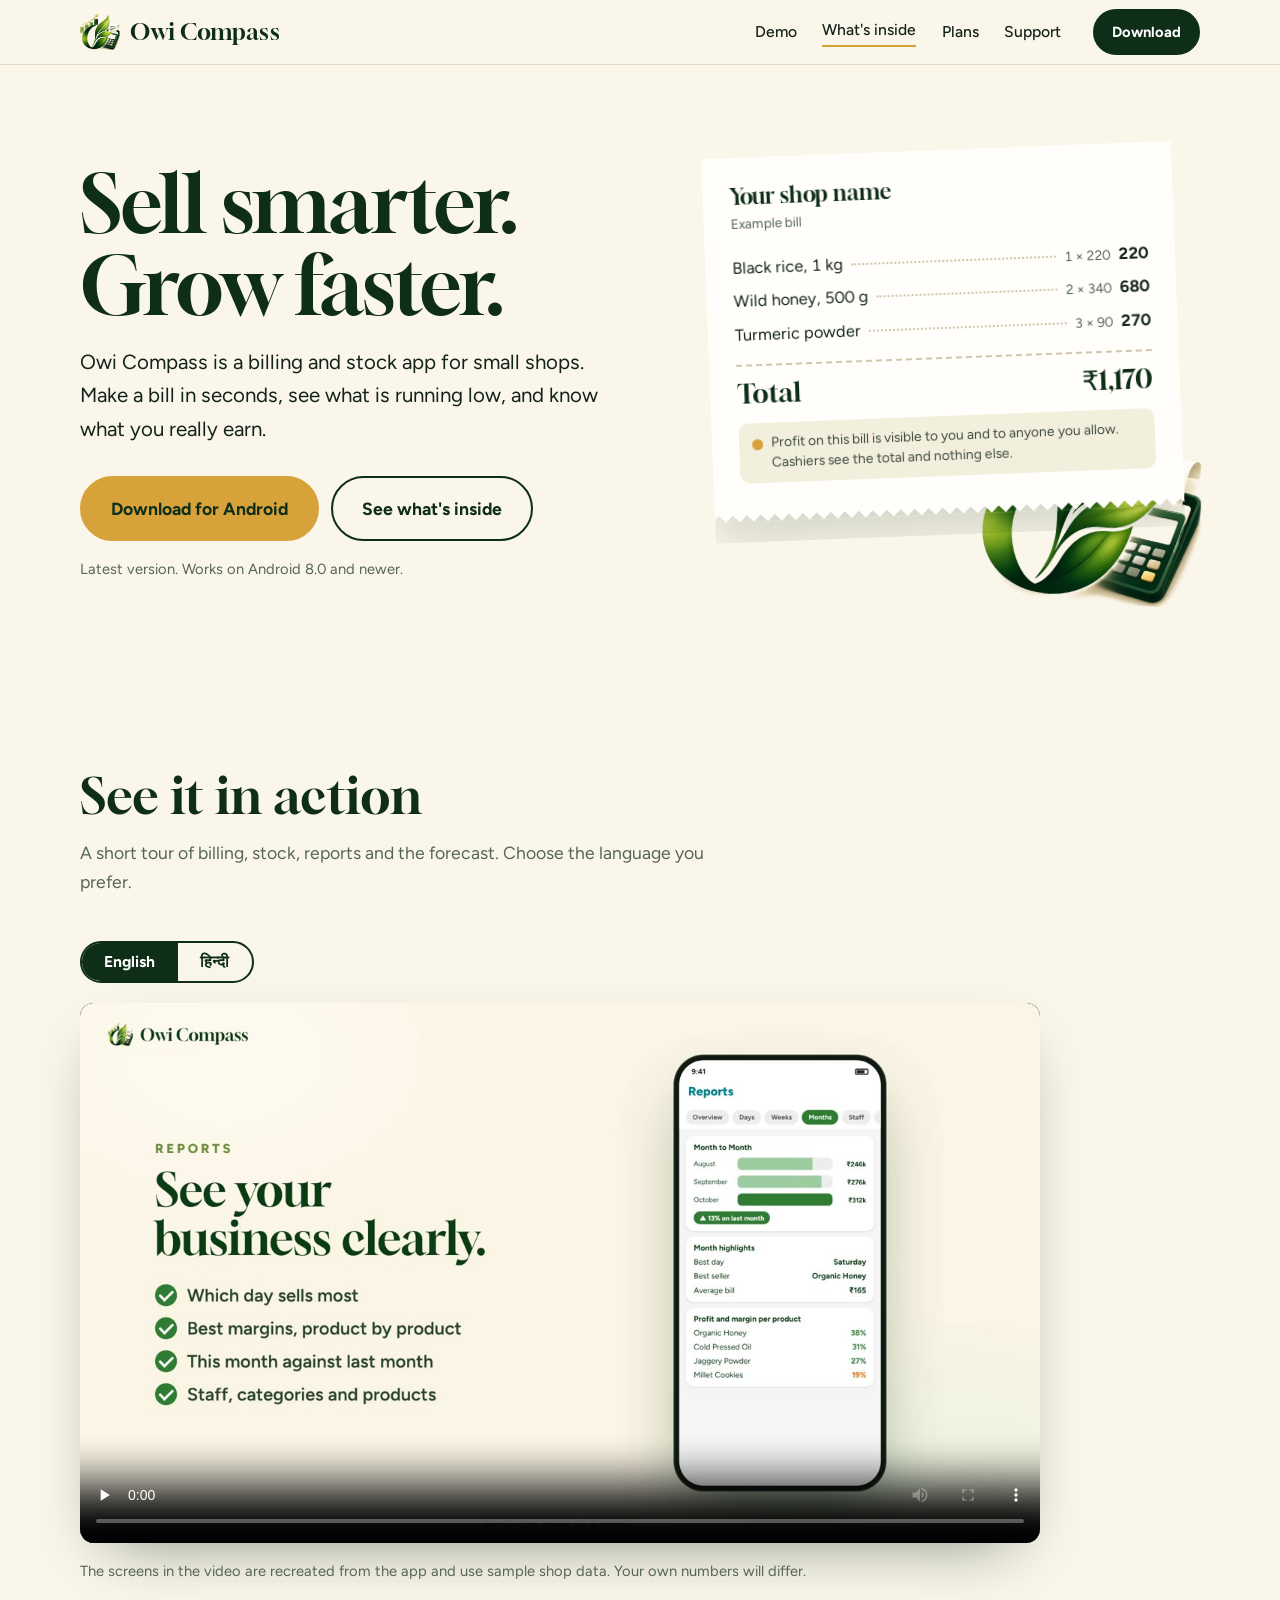
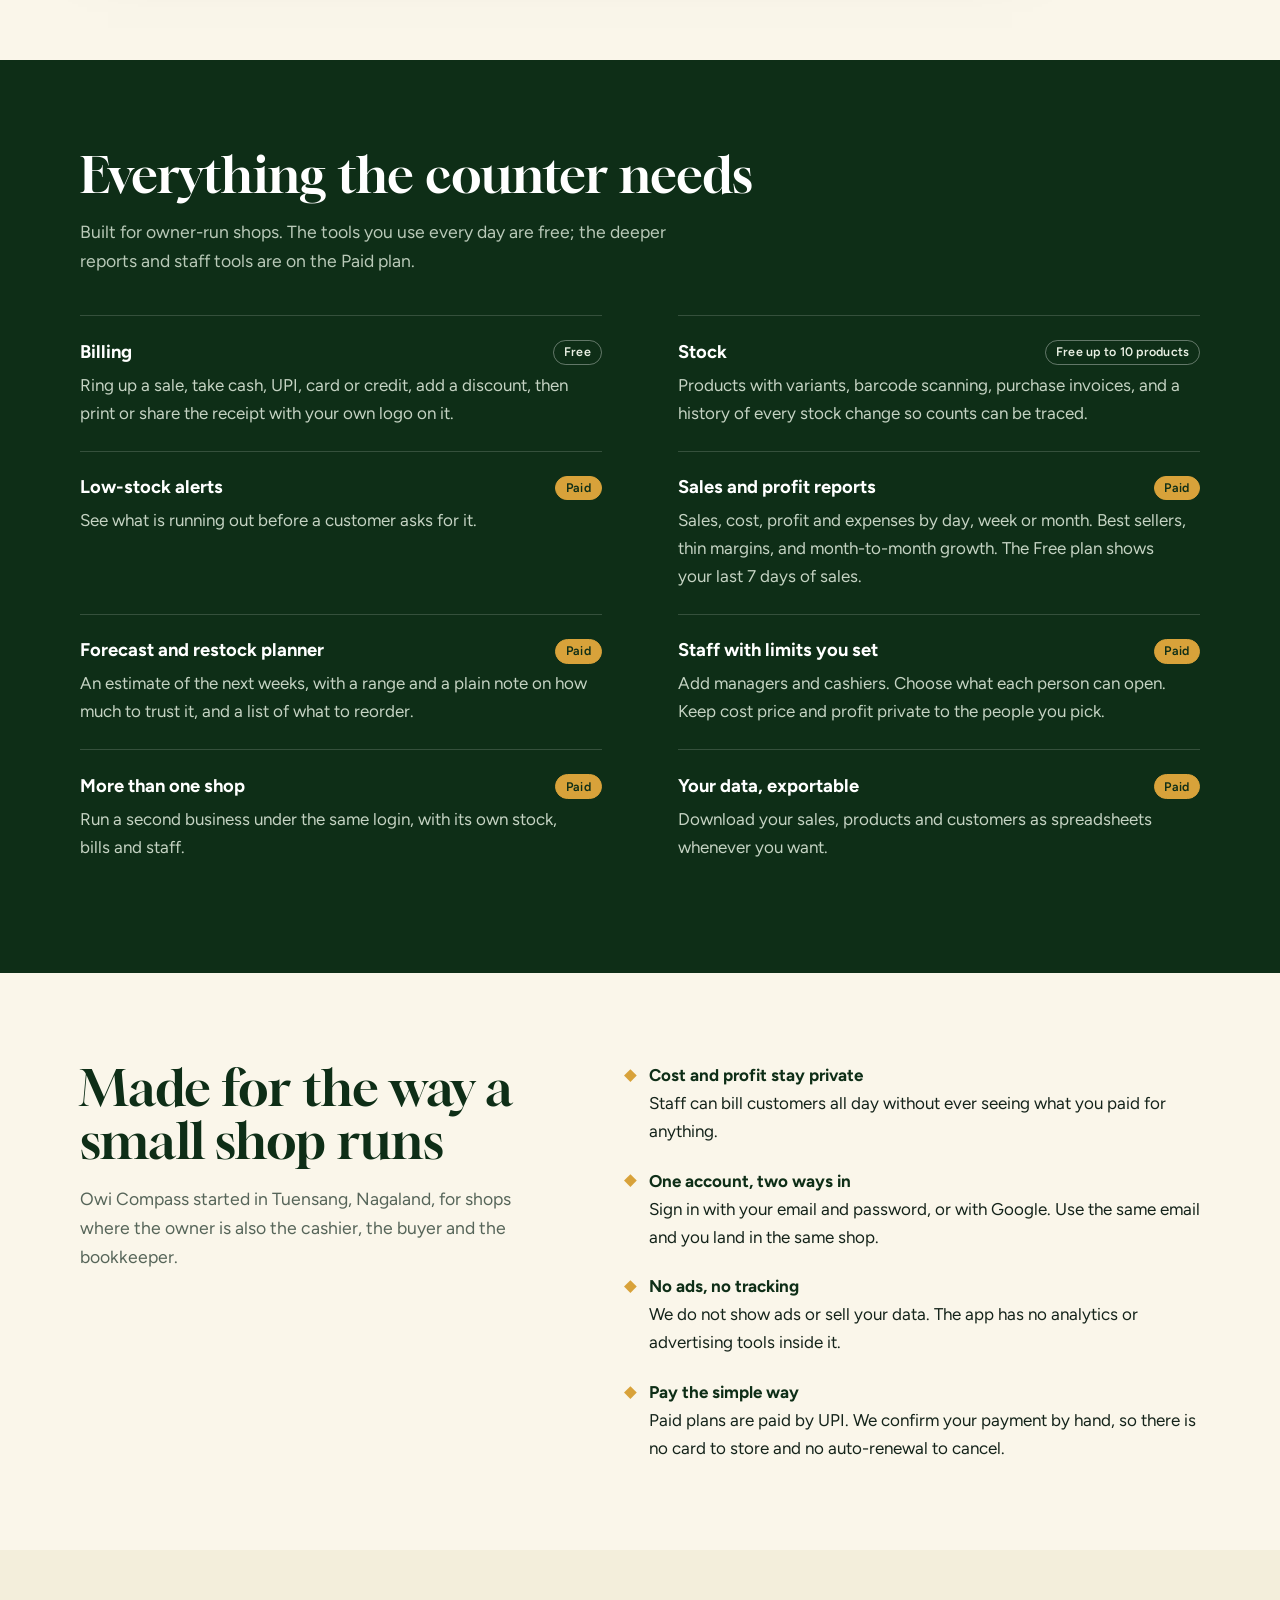
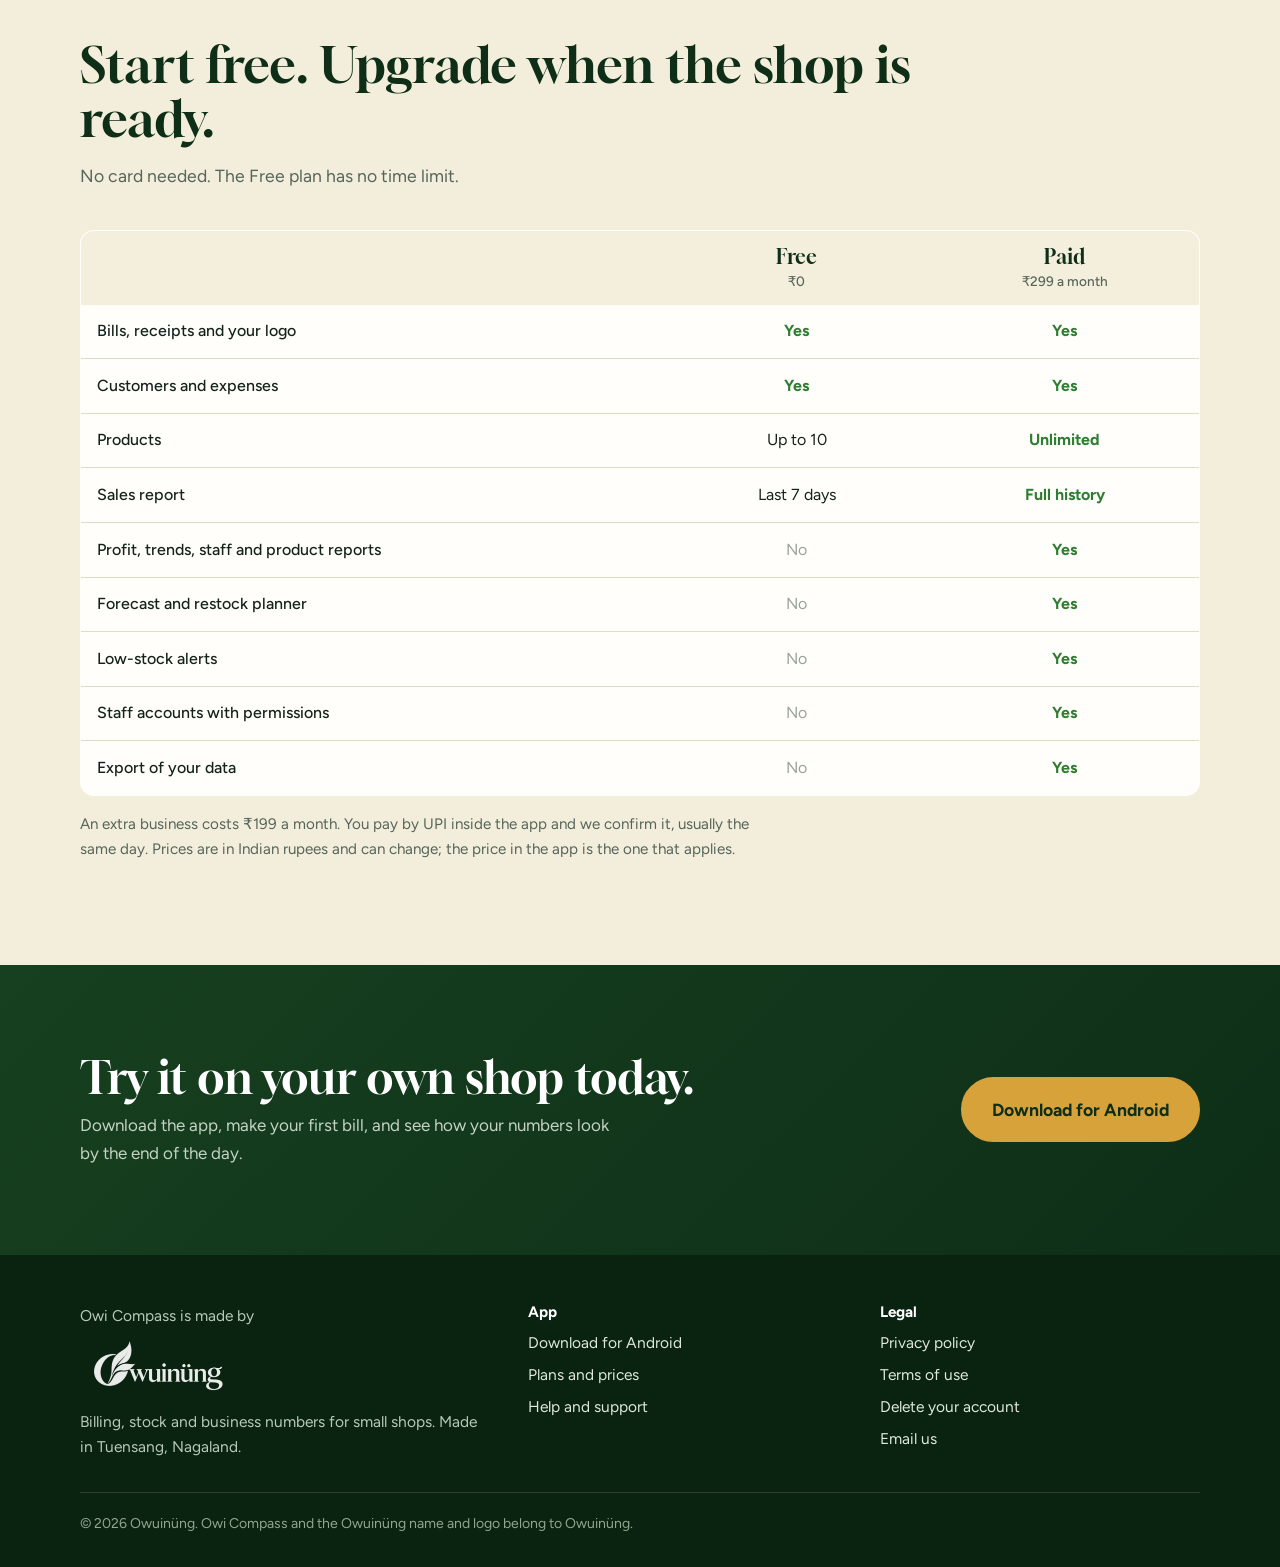
<file: index.html>
<!doctype html>
<html lang="en">
<head>
<meta charset="utf-8">
<meta name="viewport" content="width=device-width,initial-scale=1">
<title>Owi Compass: billing, stock and reports for small shops</title>
<meta name="description" content="Owi Compass is an Android app for small shops. Make bills, track stock, see sales and profit, and plan what to restock. Made by Owuinüng in Nagaland.">
<meta name="theme-color" content="#0e2e17">
<link rel="canonical" href="https://owuinung-spec.github.io/index.html">
<link rel="icon" type="image/png" sizes="32x32" href="assets/img/favicon-32.png">
<link rel="apple-touch-icon" href="assets/img/apple-touch-icon.png">
<meta property="og:type" content="website">
<meta property="og:site_name" content="Owi Compass">
<meta property="og:title" content="Owi Compass: billing, stock and reports for small shops">
<meta property="og:description" content="Owi Compass is an Android app for small shops. Make bills, track stock, see sales and profit, and plan what to restock. Made by Owuinüng in Nagaland.">
<meta property="og:url" content="https://owuinung-spec.github.io/index.html">
<meta property="og:image" content="https://owuinung-spec.github.io/assets/img/og-image.png">
<meta name="twitter:card" content="summary_large_image">
<link rel="preload" href="assets/fonts/gloock-latin-400-normal.woff2" as="font" type="font/woff2" crossorigin>
<link rel="stylesheet" href="assets/css/site.css">
<script type="application/ld+json">
{"@context":"https://schema.org","@type":"SoftwareApplication","name":"Owi Compass","applicationCategory":"BusinessApplication","operatingSystem":"Android 8.0 or newer","description":"Billing, stock and business reports for small shops.","offers":{"@type":"Offer","price":"0","priceCurrency":"INR"},"publisher":{"@type":"Organization","name":"Owuinüng","url":"https://owuinung-spec.github.io/"}}
</script>
</head>
<body>
<a class="skip" href="#main">Skip to content</a>
<header class="site-head">
  <div class="wrap head-row">
    <a class="brand" href="index.html" aria-label="Owi Compass home"><img src="assets/img/owi-mark.webp" alt="" width="40" height="36"><span>Owi Compass</span></a>
    <nav class="nav" aria-label="Main">
      <a href="index.html#demo">Demo</a>
      <a href="index.html#inside" aria-current="page">What's inside</a>
      <a href="index.html#plans">Plans</a>
      <a href="support.html">Support</a>
      <a class="btn small" href="download.html">Download</a>
    </nav>
  </div>
</header>
<main id="main">

<section class="hero">
  <div class="wrap hero-grid">
    <div>
      <h1>Sell smarter.<br>Grow faster.</h1>
      <p class="lede">Owi Compass is a billing and stock app for small shops. Make a bill in seconds, see what is running low, and know what you really earn.</p>
      <div class="cta-row">
        <a class="btn gold big" href="download.html">Download for Android</a>
        <a class="btn ghost big" href="#inside">See what's inside</a>
      </div>
      <p class="fine"><span data-version>Free to start</span>. Works on Android 8.0 and newer.</p>
    </div>
    <div class="hero-art" aria-label="Example bill">
      <img class="mark" src="assets/img/owi-mark.webp" alt="" width="260" height="236">
      <div class="receipt-wrap">
        <div class="receipt">
          <h2>Your shop name</h2>
          <p class="sub">Example bill</p>
          <div class="r-line"><span>Black rice, 1 kg</span><span class="dots"></span><small>1 &times; 220</small><b>220</b></div>
          <div class="r-line"><span>Wild honey, 500 g</span><span class="dots"></span><small>2 &times; 340</small><b>680</b></div>
          <div class="r-line"><span>Turmeric powder</span><span class="dots"></span><small>3 &times; 90</small><b>270</b></div>
          <div class="r-rule"></div>
          <div class="r-total"><span>Total</span><span>&#8377;1,170</span></div>
          <div class="r-note"><i></i><span>Profit on this bill is visible to you and to anyone you allow. Cashiers see the total and nothing else.</span></div>
        </div>
      </div>
    </div>
  </div>
</section>

<section class="demo" id="demo">
  <div class="wrap">
    <h2 class="title">See it in action</h2>
    <p class="intro">A short tour of billing, stock, reports and the forecast. Choose the language you prefer.</p>
    <div class="demo-lang" role="group" aria-label="Video language">
      <button type="button" data-lang="en" aria-pressed="true">English</button>
      <button type="button" data-lang="hi" aria-pressed="false" lang="hi">हिन्दी</button>
    </div>
    <div class="demo-frame">
      <video id="demoVideo" controls preload="none" playsinline poster="assets/img/demo-poster.jpg" aria-label="Owi Compass demo video">
        <source src="assets/video/owi-compass-demo-en.mp4" type="video/mp4">
        Your browser cannot play this video. <a href="assets/video/owi-compass-demo-en.mp4">Download it instead</a>.
      </video>
    </div>
    <p class="fine demo-note">The screens in the video are recreated from the app and use sample shop data. Your own numbers will differ.</p>
  </div>
</section>

<section class="dark" id="inside">
  <div class="wrap">
    <h2 class="title">Everything the counter needs</h2>
    <p class="intro">Built for owner-run shops. The tools you use every day are free; the deeper reports and staff tools are on the Paid plan.</p>
    <ul class="ledger">
      <li><h3>Billing <span class="tag">Free</span></h3><p>Ring up a sale, take cash, UPI, card or credit, add a discount, then print or share the receipt with your own logo on it.</p></li>
      <li><h3>Stock <span class="tag">Free up to 10 products</span></h3><p>Products with variants, barcode scanning, purchase invoices, and a history of every stock change so counts can be traced.</p></li>
      <li><h3>Low-stock alerts <span class="tag paid">Paid</span></h3><p>See what is running out before a customer asks for it.</p></li>
      <li><h3>Sales and profit reports <span class="tag paid">Paid</span></h3><p>Sales, cost, profit and expenses by day, week or month. Best sellers, thin margins, and month-to-month growth. The Free plan shows your last 7 days of sales.</p></li>
      <li><h3>Forecast and restock planner <span class="tag paid">Paid</span></h3><p>An estimate of the next weeks, with a range and a plain note on how much to trust it, and a list of what to reorder.</p></li>
      <li><h3>Staff with limits you set <span class="tag paid">Paid</span></h3><p>Add managers and cashiers. Choose what each person can open. Keep cost price and profit private to the people you pick.</p></li>
      <li><h3>More than one shop <span class="tag paid">Paid</span></h3><p>Run a second business under the same login, with its own stock, bills and staff.</p></li>
      <li><h3>Your data, exportable <span class="tag paid">Paid</span></h3><p>Download your sales, products and customers as spreadsheets whenever you want.</p></li>
    </ul>
  </div>
</section>

<section>
  <div class="wrap split">
    <div>
      <h2 class="title">Made for the way a small shop runs</h2>
      <p class="intro" style="margin-bottom:0">Owi Compass started in Tuensang, Nagaland, for shops where the owner is also the cashier, the buyer and the bookkeeper.</p>
    </div>
    <ul class="points">
      <li><b>Cost and profit stay private</b>Staff can bill customers all day without ever seeing what you paid for anything.</li>
      <li><b>One account, two ways in</b>Sign in with your email and password, or with Google. Use the same email and you land in the same shop.</li>
      <li><b>No ads, no tracking</b>We do not show ads or sell your data. The app has no analytics or advertising tools inside it.</li>
      <li><b>Pay the simple way</b>Paid plans are paid by UPI. We confirm your payment by hand, so there is no card to store and no auto-renewal to cancel.</li>
    </ul>
  </div>
</section>

<section id="plans" style="background:#f3eedb">
  <div class="wrap">
    <h2 class="title">Start free. Upgrade when the shop is ready.</h2>
    <p class="intro">No card needed. The Free plan has no time limit.</p>
    <table class="plans">
      <thead><tr><th scope="col"></th><th scope="col">Free<small>&#8377;0</small></th><th scope="col">Paid<small>&#8377;299 a month</small></th></tr></thead>
      <tbody>
        <tr><th scope="row">Bills, receipts and your logo</th><td class="yes">Yes</td><td class="yes">Yes</td></tr>
        <tr><th scope="row">Customers and expenses</th><td class="yes">Yes</td><td class="yes">Yes</td></tr>
        <tr><th scope="row">Products</th><td>Up to 10</td><td class="yes">Unlimited</td></tr>
        <tr><th scope="row">Sales report</th><td>Last 7 days</td><td class="yes">Full history</td></tr>
        <tr><th scope="row">Profit, trends, staff and product reports</th><td class="no">No</td><td class="yes">Yes</td></tr>
        <tr><th scope="row">Forecast and restock planner</th><td class="no">No</td><td class="yes">Yes</td></tr>
        <tr><th scope="row">Low-stock alerts</th><td class="no">No</td><td class="yes">Yes</td></tr>
        <tr><th scope="row">Staff accounts with permissions</th><td class="no">No</td><td class="yes">Yes</td></tr>
        <tr><th scope="row">Export of your data</th><td class="no">No</td><td class="yes">Yes</td></tr>
      </tbody>
    </table>
    <p class="price-note">An extra business costs &#8377;199 a month. You pay by UPI inside the app and we confirm it, usually the same day. Prices are in Indian rupees and can change; the price in the app is the one that applies.</p>
  </div>
</section>

<section class="band">
  <div class="wrap row">
    <div>
      <h2>Try it on your own shop today.</h2>
      <p>Download the app, make your first bill, and see how your numbers look by the end of the day.</p>
    </div>
    <a class="btn gold big" href="download.html">Download for Android</a>
  </div>
</section>
</main>
<footer class="site-foot">
  <div class="wrap">
    <div class="foot-grid">
      <div>
        <div class="by"><span>Owi Compass is made by</span></div>
        <img src="assets/img/owuinung-logo.webp" alt="Owuinüng" width="150" height="52" style="filter:brightness(0) invert(1) opacity(.92);width:150px;margin-bottom:1rem">
        <p style="margin:0;max-width:26em">Billing, stock and business numbers for small shops. Made in Tuensang, Nagaland.</p>
      </div>
      <div>
        <h4>App</h4>
        <ul>
          <li><a href="download.html">Download for Android</a></li>
          <li><a href="index.html#plans">Plans and prices</a></li>
          <li><a href="support.html">Help and support</a></li>
        </ul>
      </div>
      <div>
        <h4>Legal</h4>
        <ul>
          <li><a href="privacy.html">Privacy policy</a></li>
          <li><a href="terms.html">Terms of use</a></li>
          <li><a href="delete-account.html">Delete your account</a></li>
          <li><span data-email data-label="Email us"></span><noscript>owuinung at gmail dot com</noscript></li>
        </ul>
      </div>
    </div>
    <div class="legal">&copy; <span data-year>2026</span> Owuinüng. Owi Compass and the Owuinüng name and logo belong to Owuinüng.</div>
  </div>
</footer>
<script src="assets/js/site.js"></script>
</body>
</html>
</file>
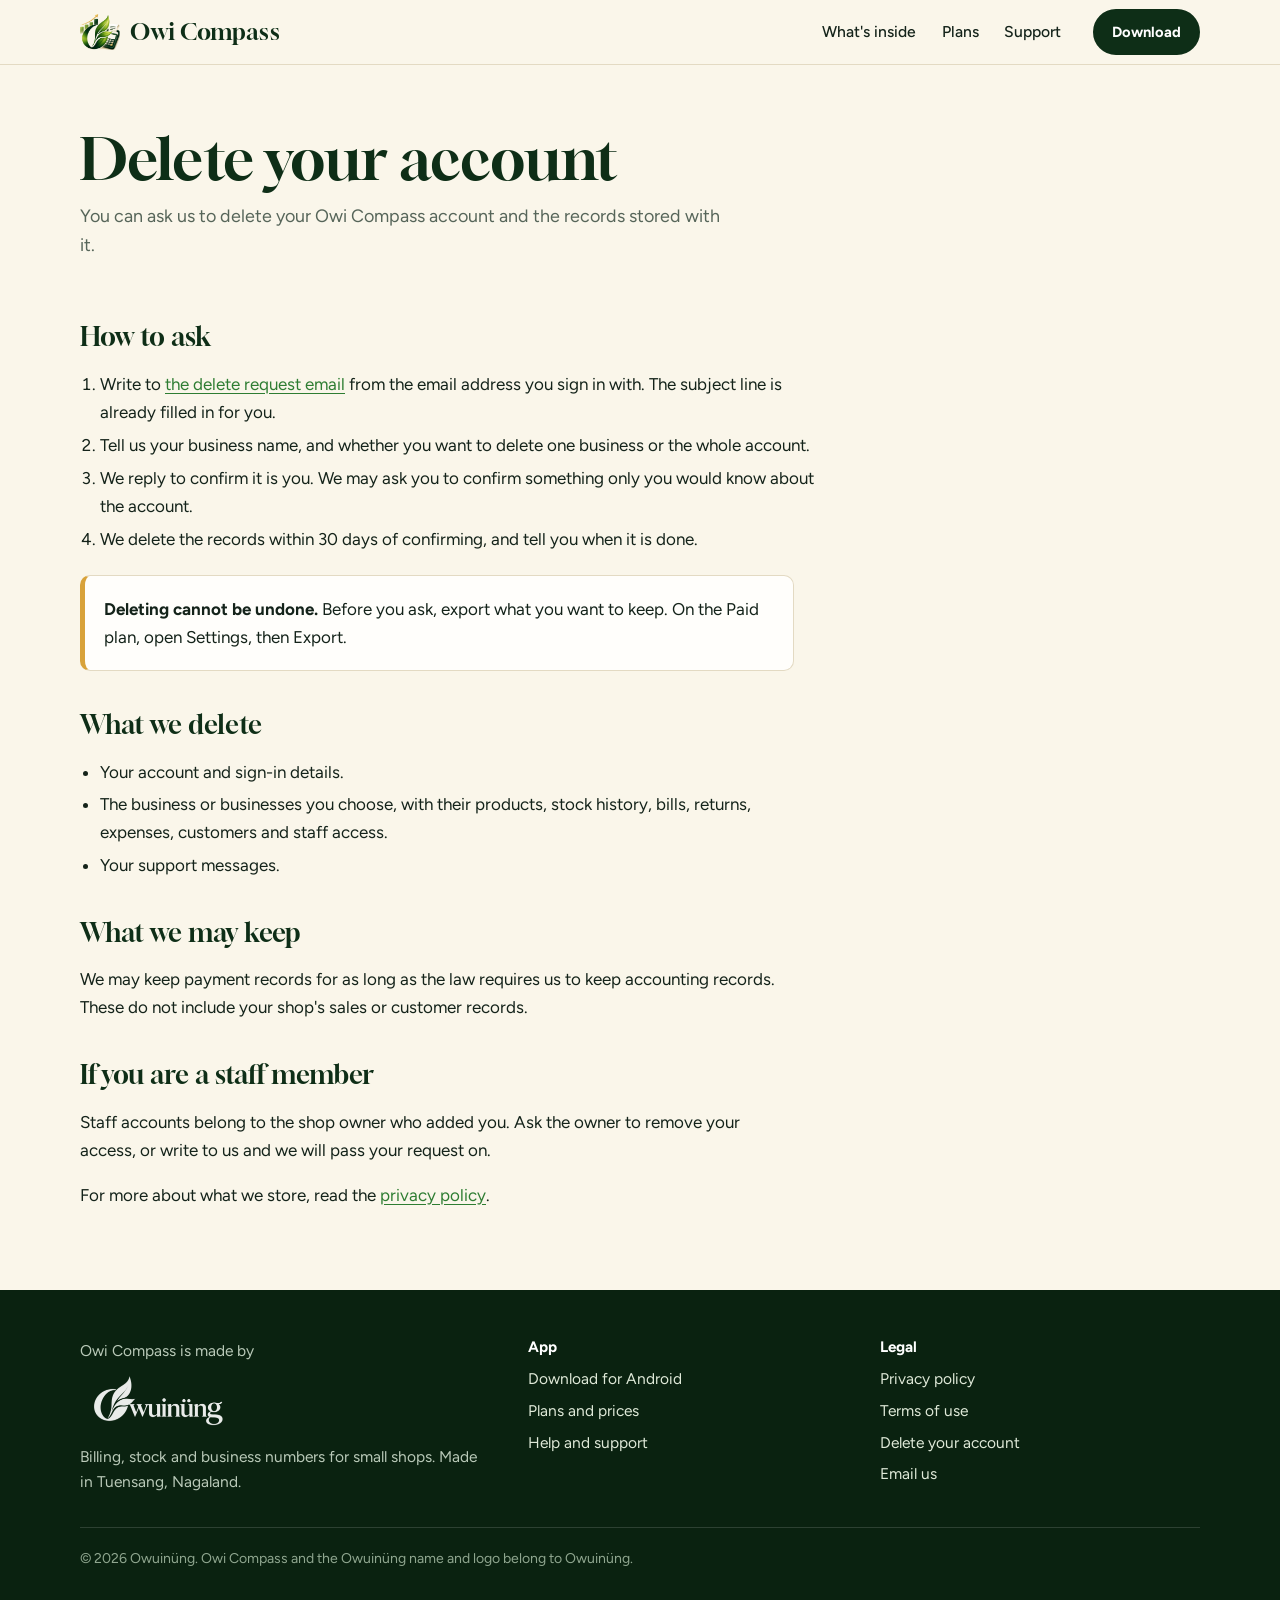
<file: delete-account.html>
<!doctype html>
<html lang="en">
<head>
<meta charset="utf-8">
<meta name="viewport" content="width=device-width,initial-scale=1">
<title>Delete your account | Owi Compass</title>
<meta name="description" content="How to ask Owuinüng to delete your Owi Compass account and the shop records stored with it.">
<meta name="theme-color" content="#0e2e17">
<link rel="canonical" href="https://owuinung-spec.github.io/delete-account.html">
<link rel="icon" type="image/png" sizes="32x32" href="assets/img/favicon-32.png">
<link rel="apple-touch-icon" href="assets/img/apple-touch-icon.png">
<meta property="og:type" content="website">
<meta property="og:site_name" content="Owi Compass">
<meta property="og:title" content="Delete your account | Owi Compass">
<meta property="og:description" content="How to ask Owuinüng to delete your Owi Compass account and the shop records stored with it.">
<meta property="og:url" content="https://owuinung-spec.github.io/delete-account.html">
<meta property="og:image" content="https://owuinung-spec.github.io/assets/img/og-image.png">
<meta name="twitter:card" content="summary_large_image">
<link rel="preload" href="assets/fonts/gloock-latin-400-normal.woff2" as="font" type="font/woff2" crossorigin>
<link rel="stylesheet" href="assets/css/site.css">
</head>
<body>
<a class="skip" href="#main">Skip to content</a>
<header class="site-head">
  <div class="wrap head-row">
    <a class="brand" href="index.html" aria-label="Owi Compass home"><img src="assets/img/owi-mark.webp" alt="" width="40" height="36"><span>Owi Compass</span></a>
    <nav class="nav" aria-label="Main">
      <a href="index.html#inside">What's inside</a>
      <a href="index.html#plans">Plans</a>
      <a href="support.html">Support</a>
      <a class="btn small" href="download.html">Download</a>
    </nav>
  </div>
</header>
<main id="main">

<div class="wrap page-head">
  <h1>Delete your account</h1>
  <p>You can ask us to delete your Owi Compass account and the records stored with it.</p>
</div>
<div class="wrap prose" style="padding-top:0">
<h2>How to ask</h2>
<ol>
<li>Write to <span data-email data-subject="Delete my Owi Compass account" data-label="the delete request email"></span><noscript>owuinung at gmail dot com</noscript> from the email address you sign in with. The subject line is already filled in for you.</li>
<li>Tell us your business name, and whether you want to delete one business or the whole account.</li>
<li>We reply to confirm it is you. We may ask you to confirm something only you would know about the account.</li>
<li>We delete the records within 30 days of confirming, and tell you when it is done.</li>
</ol>
<div class="callout"><p><b>Deleting cannot be undone.</b> Before you ask, export what you want to keep. On the Paid plan, open Settings, then Export.</p></div>

<h2>What we delete</h2>
<ul>
<li>Your account and sign-in details.</li>
<li>The business or businesses you choose, with their products, stock history, bills, returns, expenses, customers and staff access.</li>
<li>Your support messages.</li>
</ul>

<h2>What we may keep</h2>
<p>We may keep payment records for as long as the law requires us to keep accounting records. These do not include your shop's sales or customer records.</p>

<h2>If you are a staff member</h2>
<p>Staff accounts belong to the shop owner who added you. Ask the owner to remove your access, or write to us and we will pass your request on.</p>

<p>For more about what we store, read the <a href="privacy.html">privacy policy</a>.</p>
</div>
</main>
<footer class="site-foot">
  <div class="wrap">
    <div class="foot-grid">
      <div>
        <div class="by"><span>Owi Compass is made by</span></div>
        <img src="assets/img/owuinung-logo.webp" alt="Owuinüng" width="150" height="52" style="filter:brightness(0) invert(1) opacity(.92);width:150px;margin-bottom:1rem">
        <p style="margin:0;max-width:26em">Billing, stock and business numbers for small shops. Made in Tuensang, Nagaland.</p>
      </div>
      <div>
        <h4>App</h4>
        <ul>
          <li><a href="download.html">Download for Android</a></li>
          <li><a href="index.html#plans">Plans and prices</a></li>
          <li><a href="support.html">Help and support</a></li>
        </ul>
      </div>
      <div>
        <h4>Legal</h4>
        <ul>
          <li><a href="privacy.html">Privacy policy</a></li>
          <li><a href="terms.html">Terms of use</a></li>
          <li><a href="delete-account.html">Delete your account</a></li>
          <li><span data-email data-label="Email us"></span><noscript>owuinung at gmail dot com</noscript></li>
        </ul>
      </div>
    </div>
    <div class="legal">&copy; <span data-year>2026</span> Owuinüng. Owi Compass and the Owuinüng name and logo belong to Owuinüng.</div>
  </div>
</footer>
<script src="assets/js/site.js"></script>
</body>
</html>
</file>
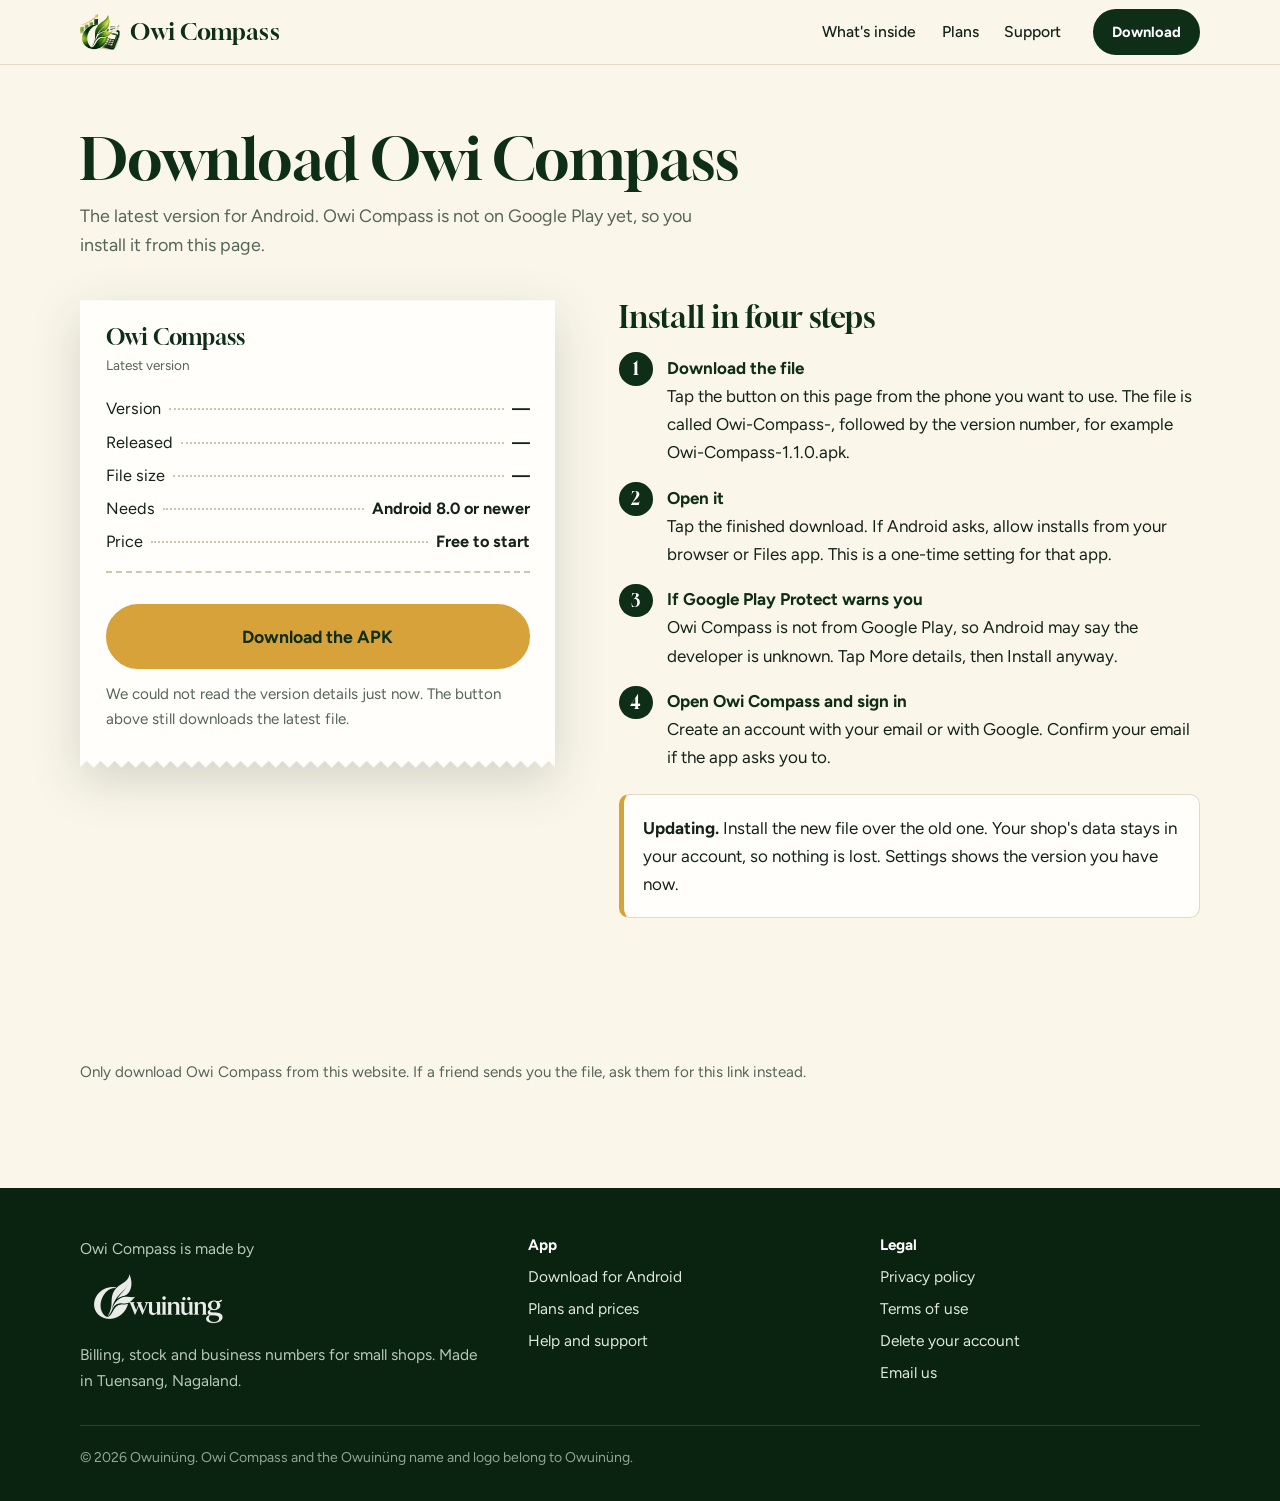
<file: download.html>
<!doctype html>
<html lang="en">
<head>
<meta charset="utf-8">
<meta name="viewport" content="width=device-width,initial-scale=1">
<title>Download Owi Compass for Android | Owi Compass</title>
<meta name="description" content="Download the latest version of the Owi Compass Android app, with install steps and release notes.">
<meta name="theme-color" content="#0e2e17">
<link rel="canonical" href="https://owuinung-spec.github.io/download.html">
<link rel="icon" type="image/png" sizes="32x32" href="assets/img/favicon-32.png">
<link rel="apple-touch-icon" href="assets/img/apple-touch-icon.png">
<meta property="og:type" content="website">
<meta property="og:site_name" content="Owi Compass">
<meta property="og:title" content="Download Owi Compass for Android | Owi Compass">
<meta property="og:description" content="Download the latest version of the Owi Compass Android app, with install steps and release notes.">
<meta property="og:url" content="https://owuinung-spec.github.io/download.html">
<meta property="og:image" content="https://owuinung-spec.github.io/assets/img/og-image.png">
<meta name="twitter:card" content="summary_large_image">
<link rel="preload" href="assets/fonts/gloock-latin-400-normal.woff2" as="font" type="font/woff2" crossorigin>
<link rel="stylesheet" href="assets/css/site.css">
</head>
<body>
<a class="skip" href="#main">Skip to content</a>
<header class="site-head">
  <div class="wrap head-row">
    <a class="brand" href="index.html" aria-label="Owi Compass home"><img src="assets/img/owi-mark.webp" alt="" width="40" height="36"><span>Owi Compass</span></a>
    <nav class="nav" aria-label="Main">
      <a href="index.html#inside">What's inside</a>
      <a href="index.html#plans">Plans</a>
      <a href="support.html">Support</a>
      <a class="btn small" href="download.html">Download</a>
    </nav>
  </div>
</header>
<main id="main">

<div class="wrap page-head">
  <h1>Download Owi Compass</h1>
  <p>The latest version for Android. Owi Compass is not on Google Play yet, so you install it from this page.</p>
</div>

<section style="padding-top:1rem">
  <div class="wrap dl-grid">
    <div class="dl-card" data-release>
      <div class="receipt">
        <h2>Owi Compass</h2>
        <p class="sub" data-version>Latest version</p>
        <div class="r-line"><span>Version</span><span class="dots"></span><b data-v>&mdash;</b></div>
        <div class="r-line"><span>Released</span><span class="dots"></span><b data-date>&mdash;</b></div>
        <div class="r-line"><span>File size</span><span class="dots"></span><b data-size>&mdash;</b></div>
        <div class="r-line"><span>Needs</span><span class="dots"></span><b>Android 8.0 or newer</b></div>
        <div class="r-line"><span>Price</span><span class="dots"></span><b>Free to start</b></div>
        <div class="r-rule"></div>
        <a class="btn gold big" data-apk-link href="https://github.com/owuinung-spec/owuinung-spec.github.io/releases/latest">Download the APK</a>
        <p class="status" data-status style="margin:.8rem 0 0"></p>
      </div>
    </div>
    <div>
      <h2 style="font:400 1.9rem/1.15 var(--display);color:var(--forest);margin:0 0 1.2rem">Install in four steps</h2>
      <ol class="steps">
        <li><b>Download the file</b>Tap the button on this page from the phone you want to use. The file is called Owi-Compass-, followed by the version number, for example Owi-Compass-1.1.0.apk.</li>
        <li><b>Open it</b>Tap the finished download. If Android asks, allow installs from your browser or Files app. This is a one-time setting for that app.</li>
        <li><b>If Google Play Protect warns you</b>Owi Compass is not from Google Play, so Android may say the developer is unknown. Tap More details, then Install anyway.</li>
        <li><b>Open Owi Compass and sign in</b>Create an account with your email or with Google. Confirm your email if the app asks you to.</li>
      </ol>
      <div class="callout">
        <p><b>Updating.</b> Install the new file over the old one. Your shop's data stays in your account, so nothing is lost. Settings shows the version you have now.</p>
      </div>
    </div>
  </div>
</section>

<section style="padding-top:1rem">
  <div class="wrap">
    <div data-notes-section hidden>
      <h2 class="title" style="font-size:1.9rem">What's new in this version</h2>
      <div class="notes" data-notes></div>
    </div>
    <p class="status">Only download Owi Compass from this website. If a friend sends you the file, ask them for this link instead.</p>
  </div>
</section>
</main>
<footer class="site-foot">
  <div class="wrap">
    <div class="foot-grid">
      <div>
        <div class="by"><span>Owi Compass is made by</span></div>
        <img src="assets/img/owuinung-logo.webp" alt="Owuinüng" width="150" height="52" style="filter:brightness(0) invert(1) opacity(.92);width:150px;margin-bottom:1rem">
        <p style="margin:0;max-width:26em">Billing, stock and business numbers for small shops. Made in Tuensang, Nagaland.</p>
      </div>
      <div>
        <h4>App</h4>
        <ul>
          <li><a href="download.html">Download for Android</a></li>
          <li><a href="index.html#plans">Plans and prices</a></li>
          <li><a href="support.html">Help and support</a></li>
        </ul>
      </div>
      <div>
        <h4>Legal</h4>
        <ul>
          <li><a href="privacy.html">Privacy policy</a></li>
          <li><a href="terms.html">Terms of use</a></li>
          <li><a href="delete-account.html">Delete your account</a></li>
          <li><span data-email data-label="Email us"></span><noscript>owuinung at gmail dot com</noscript></li>
        </ul>
      </div>
    </div>
    <div class="legal">&copy; <span data-year>2026</span> Owuinüng. Owi Compass and the Owuinüng name and logo belong to Owuinüng.</div>
  </div>
</footer>
<script src="assets/js/site.js"></script>
</body>
</html>
</file>
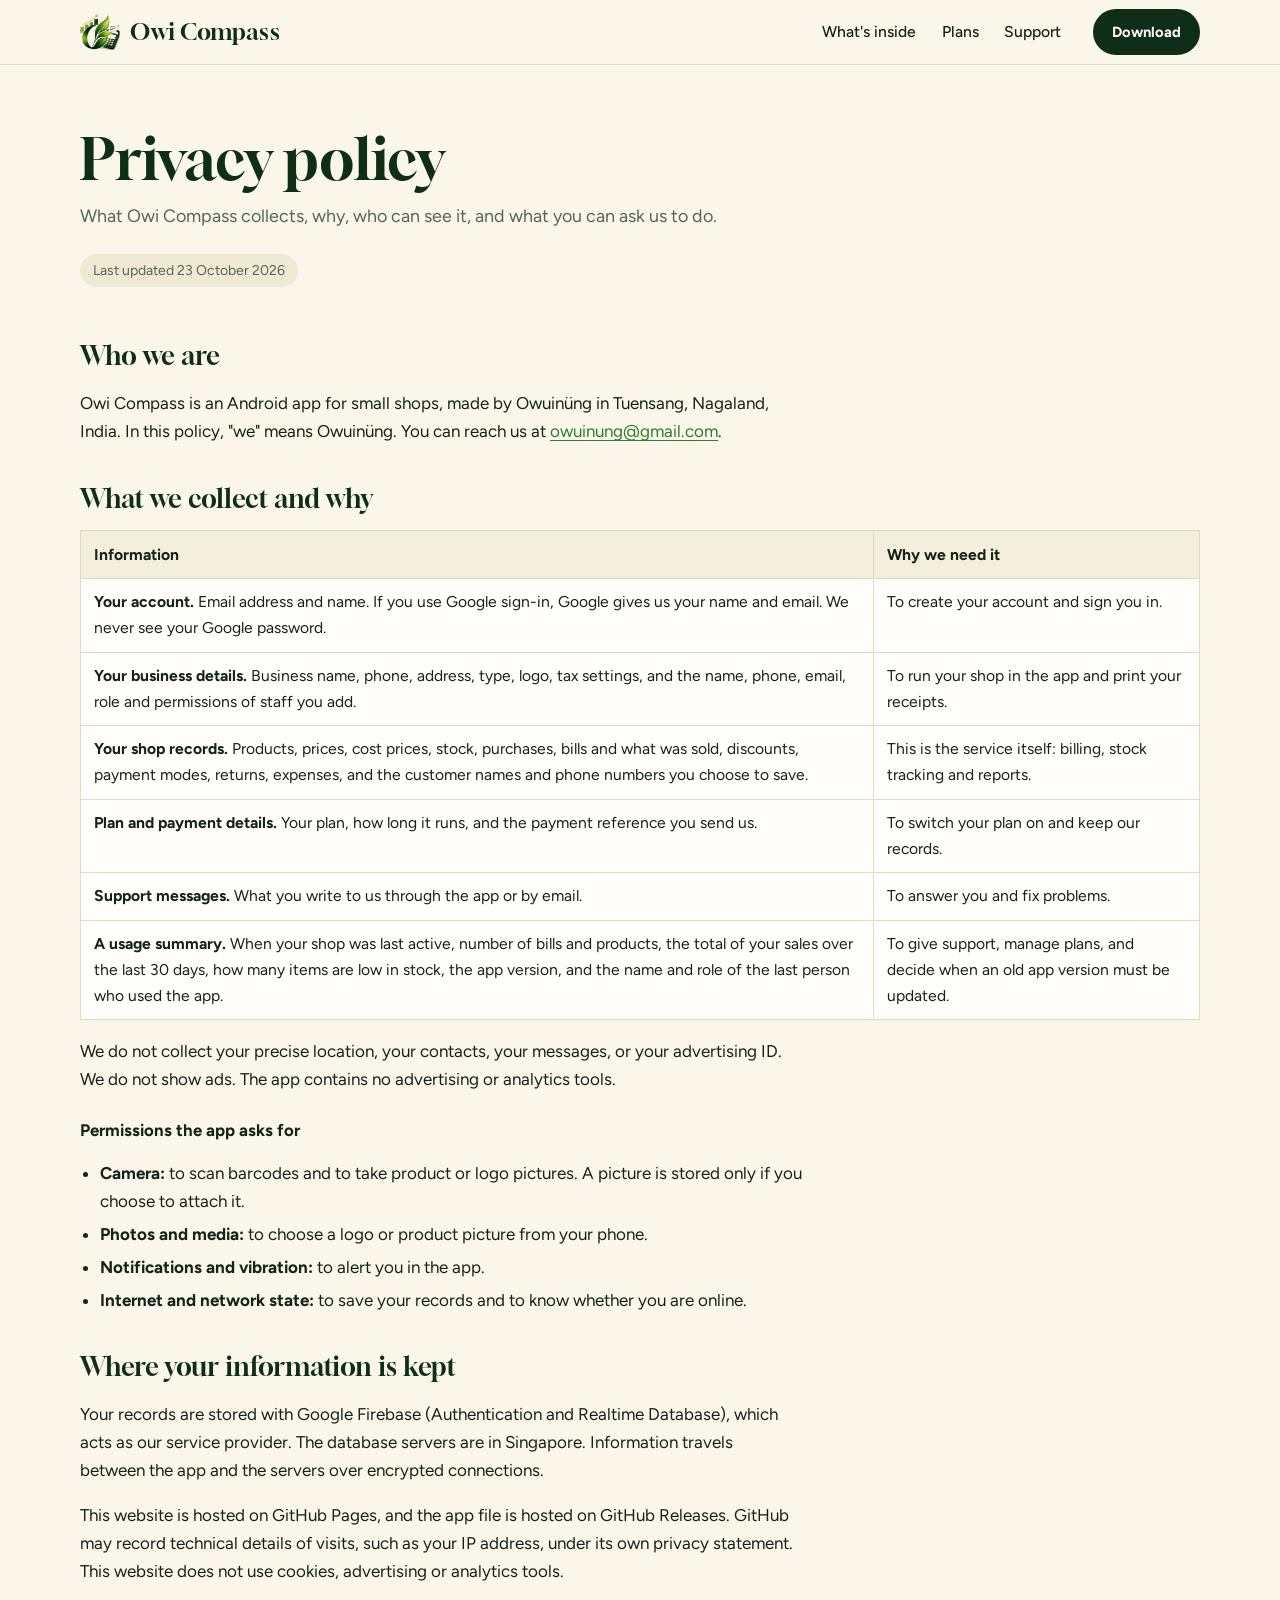
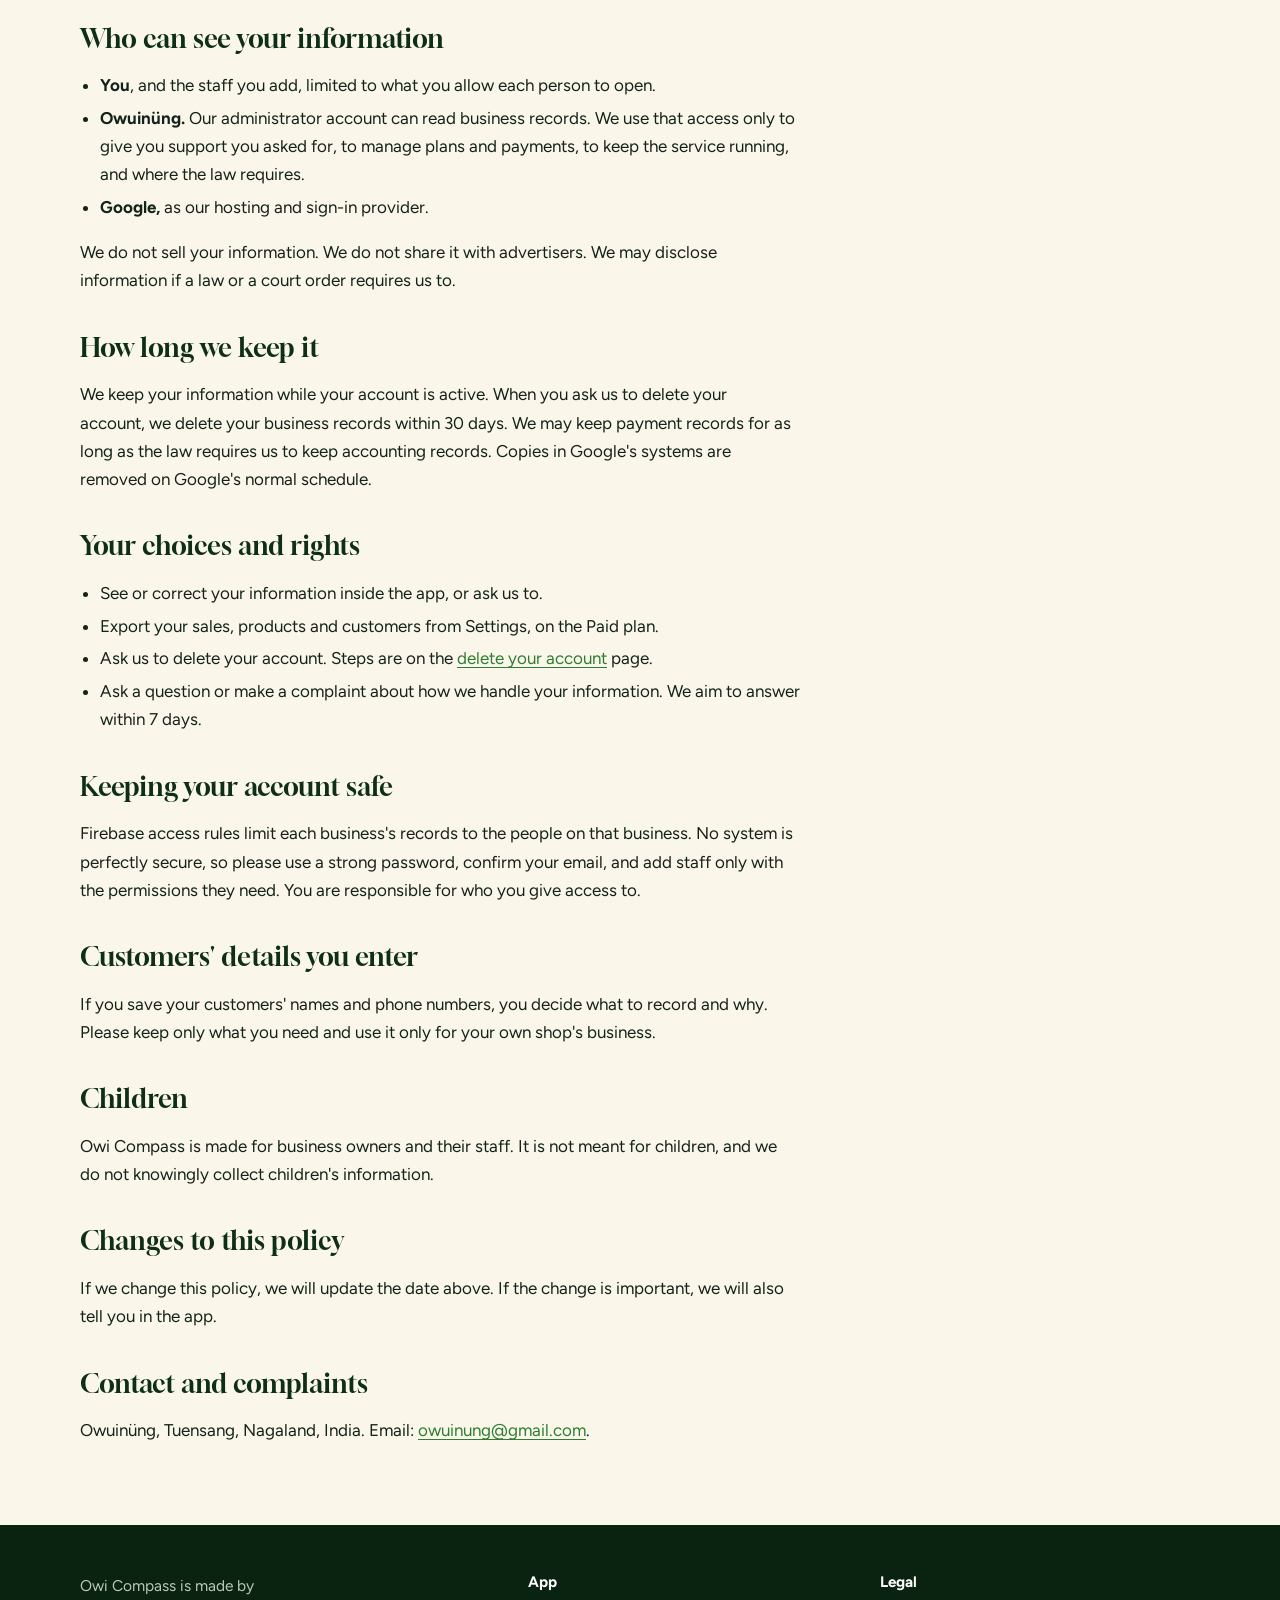
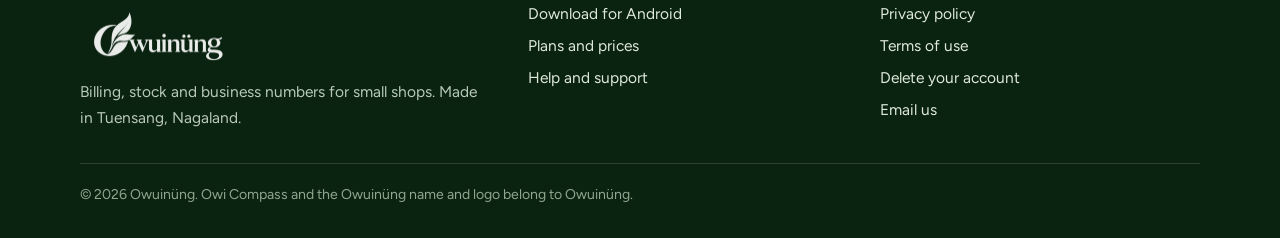
<file: privacy.html>
<!doctype html>
<html lang="en">
<head>
<meta charset="utf-8">
<meta name="viewport" content="width=device-width,initial-scale=1">
<title>Privacy policy | Owi Compass</title>
<meta name="description" content="How Owi Compass collects, uses and protects your information, and how to ask for access, correction or deletion.">
<meta name="theme-color" content="#0e2e17">
<link rel="canonical" href="https://owuinung-spec.github.io/privacy.html">
<link rel="icon" type="image/png" sizes="32x32" href="assets/img/favicon-32.png">
<link rel="apple-touch-icon" href="assets/img/apple-touch-icon.png">
<meta property="og:type" content="website">
<meta property="og:site_name" content="Owi Compass">
<meta property="og:title" content="Privacy policy | Owi Compass">
<meta property="og:description" content="How Owi Compass collects, uses and protects your information, and how to ask for access, correction or deletion.">
<meta property="og:url" content="https://owuinung-spec.github.io/privacy.html">
<meta property="og:image" content="https://owuinung-spec.github.io/assets/img/og-image.png">
<meta name="twitter:card" content="summary_large_image">
<link rel="preload" href="assets/fonts/gloock-latin-400-normal.woff2" as="font" type="font/woff2" crossorigin>
<link rel="stylesheet" href="assets/css/site.css">
</head>
<body>
<a class="skip" href="#main">Skip to content</a>
<header class="site-head">
  <div class="wrap head-row">
    <a class="brand" href="index.html" aria-label="Owi Compass home"><img src="assets/img/owi-mark.webp" alt="" width="40" height="36"><span>Owi Compass</span></a>
    <nav class="nav" aria-label="Main">
      <a href="index.html#inside">What's inside</a>
      <a href="index.html#plans">Plans</a>
      <a href="support.html">Support</a>
      <a class="btn small" href="download.html">Download</a>
    </nav>
  </div>
</header>
<main id="main">

<div class="wrap page-head">
  <h1>Privacy policy</h1>
  <p>What Owi Compass collects, why, who can see it, and what you can ask us to do.</p>
</div>
<div class="wrap prose" style="padding-top:0">
<span class="updated">Last updated 23 October 2026</span>

<h2>Who we are</h2>
<p>Owi Compass is an Android app for small shops, made by Owuinüng in Tuensang, Nagaland, India. In this policy, "we" means Owuinüng. You can reach us at <span data-email data-subject="Privacy question"></span><noscript>owuinung at gmail dot com</noscript>.</p>

<h2>What we collect and why</h2>
<table>
<thead><tr><th>Information</th><th>Why we need it</th></tr></thead>
<tbody>
<tr><td><b>Your account.</b> Email address and name. If you use Google sign-in, Google gives us your name and email. We never see your Google password.</td><td>To create your account and sign you in.</td></tr>
<tr><td><b>Your business details.</b> Business name, phone, address, type, logo, tax settings, and the name, phone, email, role and permissions of staff you add.</td><td>To run your shop in the app and print your receipts.</td></tr>
<tr><td><b>Your shop records.</b> Products, prices, cost prices, stock, purchases, bills and what was sold, discounts, payment modes, returns, expenses, and the customer names and phone numbers you choose to save.</td><td>This is the service itself: billing, stock tracking and reports.</td></tr>
<tr><td><b>Plan and payment details.</b> Your plan, how long it runs, and the payment reference you send us.</td><td>To switch your plan on and keep our records.</td></tr>
<tr><td><b>Support messages.</b> What you write to us through the app or by email.</td><td>To answer you and fix problems.</td></tr>
<tr><td><b>A usage summary.</b> When your shop was last active, number of bills and products, the total of your sales over the last 30 days, how many items are low in stock, the app version, and the name and role of the last person who used the app.</td><td>To give support, manage plans, and decide when an old app version must be updated.</td></tr>
</tbody>
</table>
<p>We do not collect your precise location, your contacts, your messages, or your advertising ID. We do not show ads. The app contains no advertising or analytics tools.</p>

<h3>Permissions the app asks for</h3>
<ul>
<li><b>Camera:</b> to scan barcodes and to take product or logo pictures. A picture is stored only if you choose to attach it.</li>
<li><b>Photos and media:</b> to choose a logo or product picture from your phone.</li>
<li><b>Notifications and vibration:</b> to alert you in the app.</li>
<li><b>Internet and network state:</b> to save your records and to know whether you are online.</li>
</ul>

<h2>Where your information is kept</h2>
<p>Your records are stored with Google Firebase (Authentication and Realtime Database), which acts as our service provider. The database servers are in Singapore. Information travels between the app and the servers over encrypted connections.</p>
<p>This website is hosted on GitHub Pages, and the app file is hosted on GitHub Releases. GitHub may record technical details of visits, such as your IP address, under its own privacy statement. This website does not use cookies, advertising or analytics tools.</p>

<h2>Who can see your information</h2>
<ul>
<li><b>You</b>, and the staff you add, limited to what you allow each person to open.</li>
<li><b>Owuinüng.</b> Our administrator account can read business records. We use that access only to give you support you asked for, to manage plans and payments, to keep the service running, and where the law requires.</li>
<li><b>Google,</b> as our hosting and sign-in provider.</li>
</ul>
<p>We do not sell your information. We do not share it with advertisers. We may disclose information if a law or a court order requires us to.</p>

<h2>How long we keep it</h2>
<p>We keep your information while your account is active. When you ask us to delete your account, we delete your business records within 30 days. We may keep payment records for as long as the law requires us to keep accounting records. Copies in Google's systems are removed on Google's normal schedule.</p>

<h2>Your choices and rights</h2>
<ul>
<li>See or correct your information inside the app, or ask us to.</li>
<li>Export your sales, products and customers from Settings, on the Paid plan.</li>
<li>Ask us to delete your account. Steps are on the <a href="delete-account.html">delete your account</a> page.</li>
<li>Ask a question or make a complaint about how we handle your information. We aim to answer within 7 days.</li>
</ul>

<h2>Keeping your account safe</h2>
<p>Firebase access rules limit each business's records to the people on that business. No system is perfectly secure, so please use a strong password, confirm your email, and add staff only with the permissions they need. You are responsible for who you give access to.</p>

<h2>Customers' details you enter</h2>
<p>If you save your customers' names and phone numbers, you decide what to record and why. Please keep only what you need and use it only for your own shop's business.</p>

<h2>Children</h2>
<p>Owi Compass is made for business owners and their staff. It is not meant for children, and we do not knowingly collect children's information.</p>

<h2>Changes to this policy</h2>
<p>If we change this policy, we will update the date above. If the change is important, we will also tell you in the app.</p>

<h2>Contact and complaints</h2>
<p>Owuinüng, Tuensang, Nagaland, India. Email: <span data-email data-subject="Privacy question"></span><noscript>owuinung at gmail dot com</noscript>.</p>
</div>
</main>
<footer class="site-foot">
  <div class="wrap">
    <div class="foot-grid">
      <div>
        <div class="by"><span>Owi Compass is made by</span></div>
        <img src="assets/img/owuinung-logo.webp" alt="Owuinüng" width="150" height="52" style="filter:brightness(0) invert(1) opacity(.92);width:150px;margin-bottom:1rem">
        <p style="margin:0;max-width:26em">Billing, stock and business numbers for small shops. Made in Tuensang, Nagaland.</p>
      </div>
      <div>
        <h4>App</h4>
        <ul>
          <li><a href="download.html">Download for Android</a></li>
          <li><a href="index.html#plans">Plans and prices</a></li>
          <li><a href="support.html">Help and support</a></li>
        </ul>
      </div>
      <div>
        <h4>Legal</h4>
        <ul>
          <li><a href="privacy.html">Privacy policy</a></li>
          <li><a href="terms.html">Terms of use</a></li>
          <li><a href="delete-account.html">Delete your account</a></li>
          <li><span data-email data-label="Email us"></span><noscript>owuinung at gmail dot com</noscript></li>
        </ul>
      </div>
    </div>
    <div class="legal">&copy; <span data-year>2026</span> Owuinüng. Owi Compass and the Owuinüng name and logo belong to Owuinüng.</div>
  </div>
</footer>
<script src="assets/js/site.js"></script>
</body>
</html>
</file>
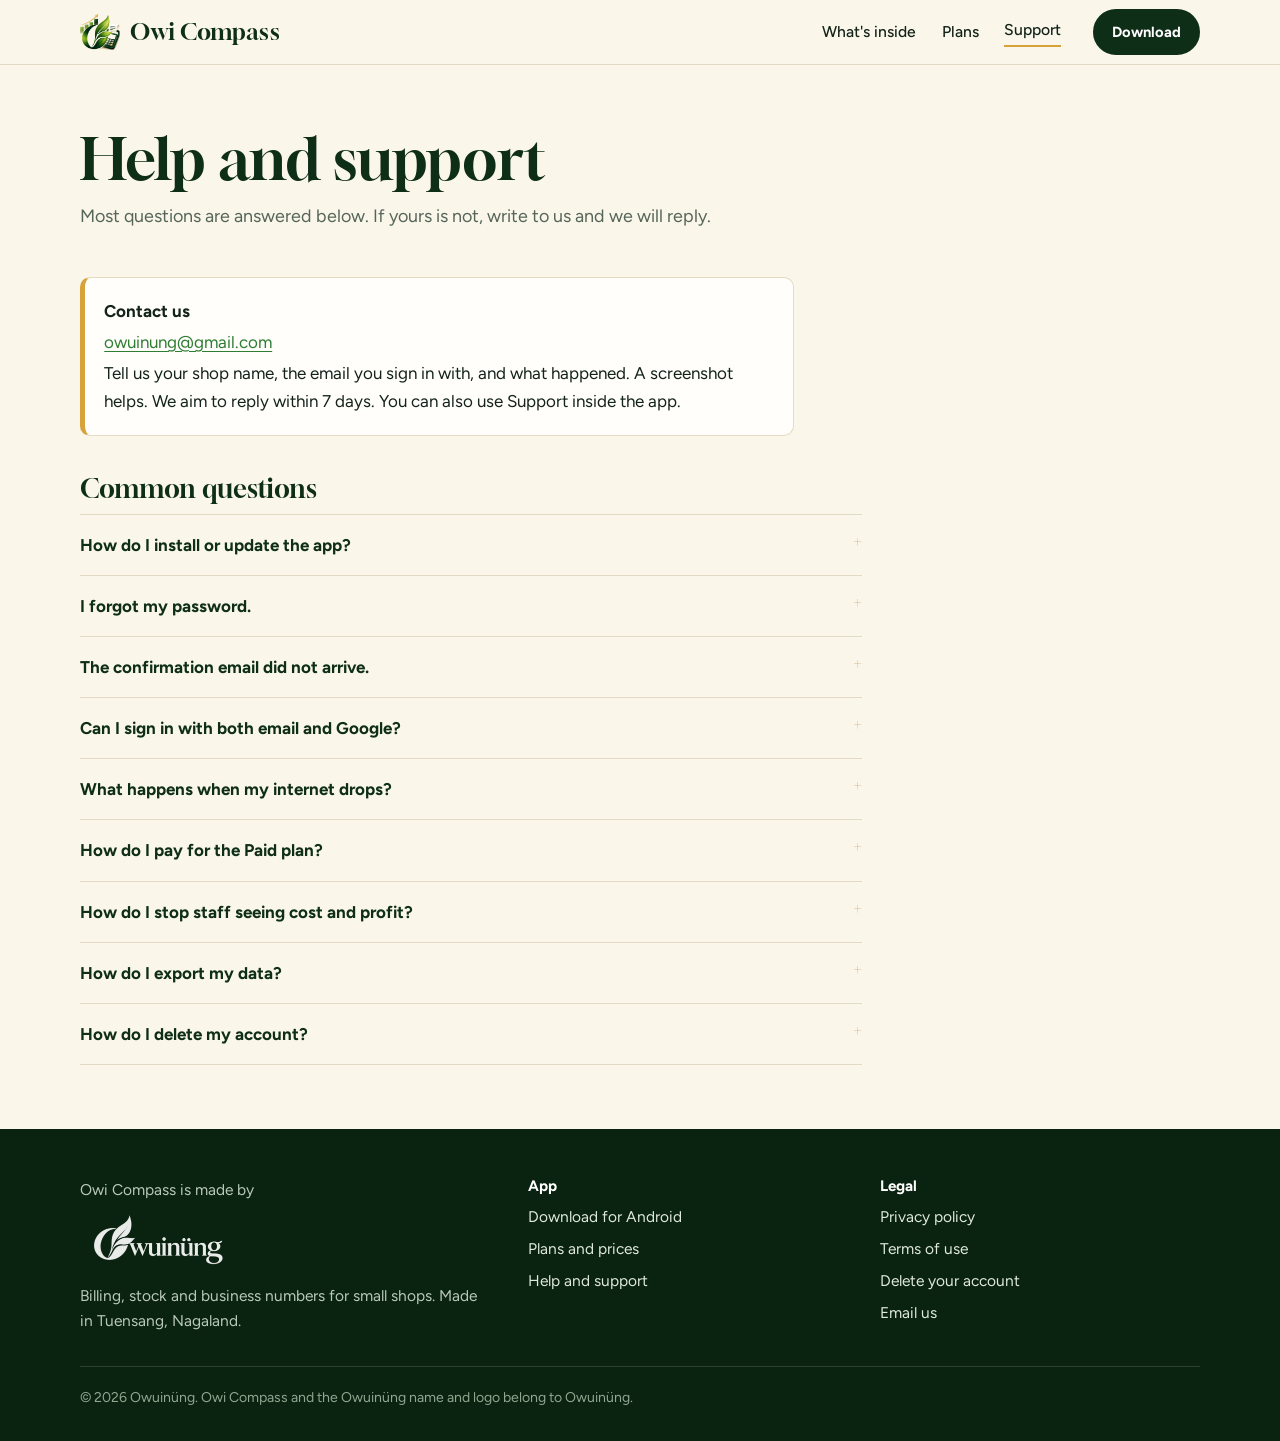
<file: support.html>
<!doctype html>
<html lang="en">
<head>
<meta charset="utf-8">
<meta name="viewport" content="width=device-width,initial-scale=1">
<title>Support | Owi Compass</title>
<meta name="description" content="Help for Owi Compass: install, sign-in, payments, staff permissions and how to reach us.">
<meta name="theme-color" content="#0e2e17">
<link rel="canonical" href="https://owuinung-spec.github.io/support.html">
<link rel="icon" type="image/png" sizes="32x32" href="assets/img/favicon-32.png">
<link rel="apple-touch-icon" href="assets/img/apple-touch-icon.png">
<meta property="og:type" content="website">
<meta property="og:site_name" content="Owi Compass">
<meta property="og:title" content="Support | Owi Compass">
<meta property="og:description" content="Help for Owi Compass: install, sign-in, payments, staff permissions and how to reach us.">
<meta property="og:url" content="https://owuinung-spec.github.io/support.html">
<meta property="og:image" content="https://owuinung-spec.github.io/assets/img/og-image.png">
<meta name="twitter:card" content="summary_large_image">
<link rel="preload" href="assets/fonts/gloock-latin-400-normal.woff2" as="font" type="font/woff2" crossorigin>
<link rel="stylesheet" href="assets/css/site.css">
</head>
<body>
<a class="skip" href="#main">Skip to content</a>
<header class="site-head">
  <div class="wrap head-row">
    <a class="brand" href="index.html" aria-label="Owi Compass home"><img src="assets/img/owi-mark.webp" alt="" width="40" height="36"><span>Owi Compass</span></a>
    <nav class="nav" aria-label="Main">
      <a href="index.html#inside">What's inside</a>
      <a href="index.html#plans">Plans</a>
      <a href="support.html" aria-current="page">Support</a>
      <a class="btn small" href="download.html">Download</a>
    </nav>
  </div>
</header>
<main id="main">

<div class="wrap page-head">
  <h1>Help and support</h1>
  <p>Most questions are answered below. If yours is not, write to us and we will reply.</p>
</div>
<div class="wrap prose" style="padding-top:0">
  <div class="callout">
    <p><b>Contact us</b></p>
    <p><span data-email data-subject="Owi Compass support"></span><noscript>owuinung at gmail dot com</noscript></p>
    <p>Tell us your shop name, the email you sign in with, and what happened. A screenshot helps. We aim to reply within 7 days. You can also use Support inside the app.</p>
  </div>
  <h2>Common questions</h2>
  <div class="faq" style="max-width:46em">
<details><summary>How do I install or update the app?</summary><p>Go to the <a href="download.html">download page</a>, tap Download the APK, and open the file. For an update, install the new file over the old one. Your data stays in your account.</p></details>
<details><summary>I forgot my password.</summary><p>On the sign-in screen, type your email and tap Forgot password. We send a reset link to that address. Check your spam folder if you do not see it.</p></details>
<details><summary>The confirmation email did not arrive.</summary><p>Look in your spam or junk folder first. On the Confirm your email screen, tap Send the email again. It can take a few minutes to arrive.</p></details>
<details><summary>Can I sign in with both email and Google?</summary><p>Yes, if you use the same email address for both and your email is confirmed. Both then open the same account and the same shops.</p></details>
<details><summary>What happens when my internet drops?</summary><p>The app keeps showing your saved data. Selling while offline works only when one person sells for your business and the sales history shows only that person. If more than one person can sell, selling pauses until you are back online, so two phones can never sell the same last item. Sales made offline sync when the connection returns.</p></details>
<details><summary>How do I pay for the Paid plan?</summary><p>Open Subscription in the app, pay by UPI to the details shown, and send us the payment reference. We confirm it and switch on your plan, usually the same day.</p></details>
<details><summary>How do I stop staff seeing cost and profit?</summary><p>Open Staff, edit the person, and turn off See cost, profit &amp; loss. They can still bill customers, but cost price and profit are hidden from them everywhere in the app.</p></details>
<details><summary>How do I export my data?</summary><p>On the Paid plan, open Settings, then Export, and choose sales, products or customers. You get a spreadsheet file.</p></details>
<details><summary>How do I delete my account?</summary><p>Follow the steps on the <a href="delete-account.html">delete your account</a> page.</p></details>
  </div>
</div>
</main>
<footer class="site-foot">
  <div class="wrap">
    <div class="foot-grid">
      <div>
        <div class="by"><span>Owi Compass is made by</span></div>
        <img src="assets/img/owuinung-logo.webp" alt="Owuinüng" width="150" height="52" style="filter:brightness(0) invert(1) opacity(.92);width:150px;margin-bottom:1rem">
        <p style="margin:0;max-width:26em">Billing, stock and business numbers for small shops. Made in Tuensang, Nagaland.</p>
      </div>
      <div>
        <h4>App</h4>
        <ul>
          <li><a href="download.html">Download for Android</a></li>
          <li><a href="index.html#plans">Plans and prices</a></li>
          <li><a href="support.html">Help and support</a></li>
        </ul>
      </div>
      <div>
        <h4>Legal</h4>
        <ul>
          <li><a href="privacy.html">Privacy policy</a></li>
          <li><a href="terms.html">Terms of use</a></li>
          <li><a href="delete-account.html">Delete your account</a></li>
          <li><span data-email data-label="Email us"></span><noscript>owuinung at gmail dot com</noscript></li>
        </ul>
      </div>
    </div>
    <div class="legal">&copy; <span data-year>2026</span> Owuinüng. Owi Compass and the Owuinüng name and logo belong to Owuinüng.</div>
  </div>
</footer>
<script src="assets/js/site.js"></script>
</body>
</html>
</file>
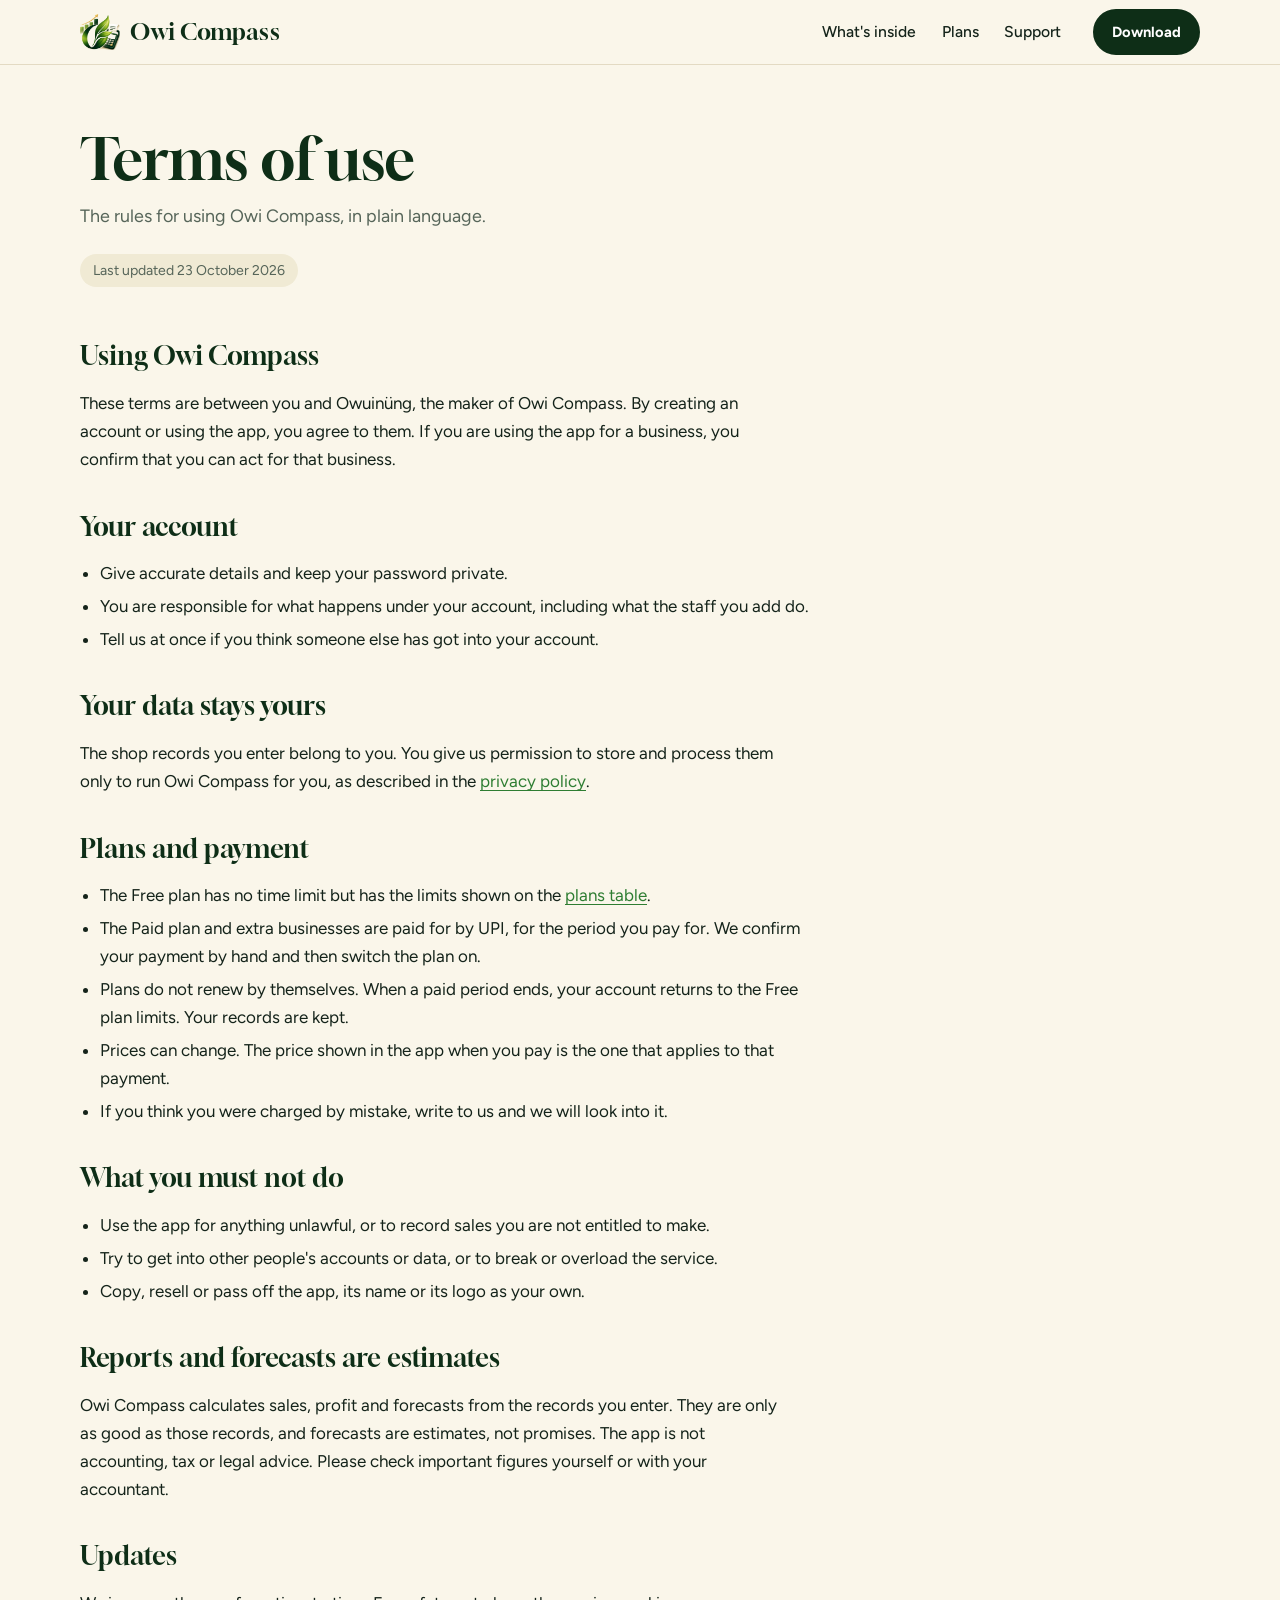
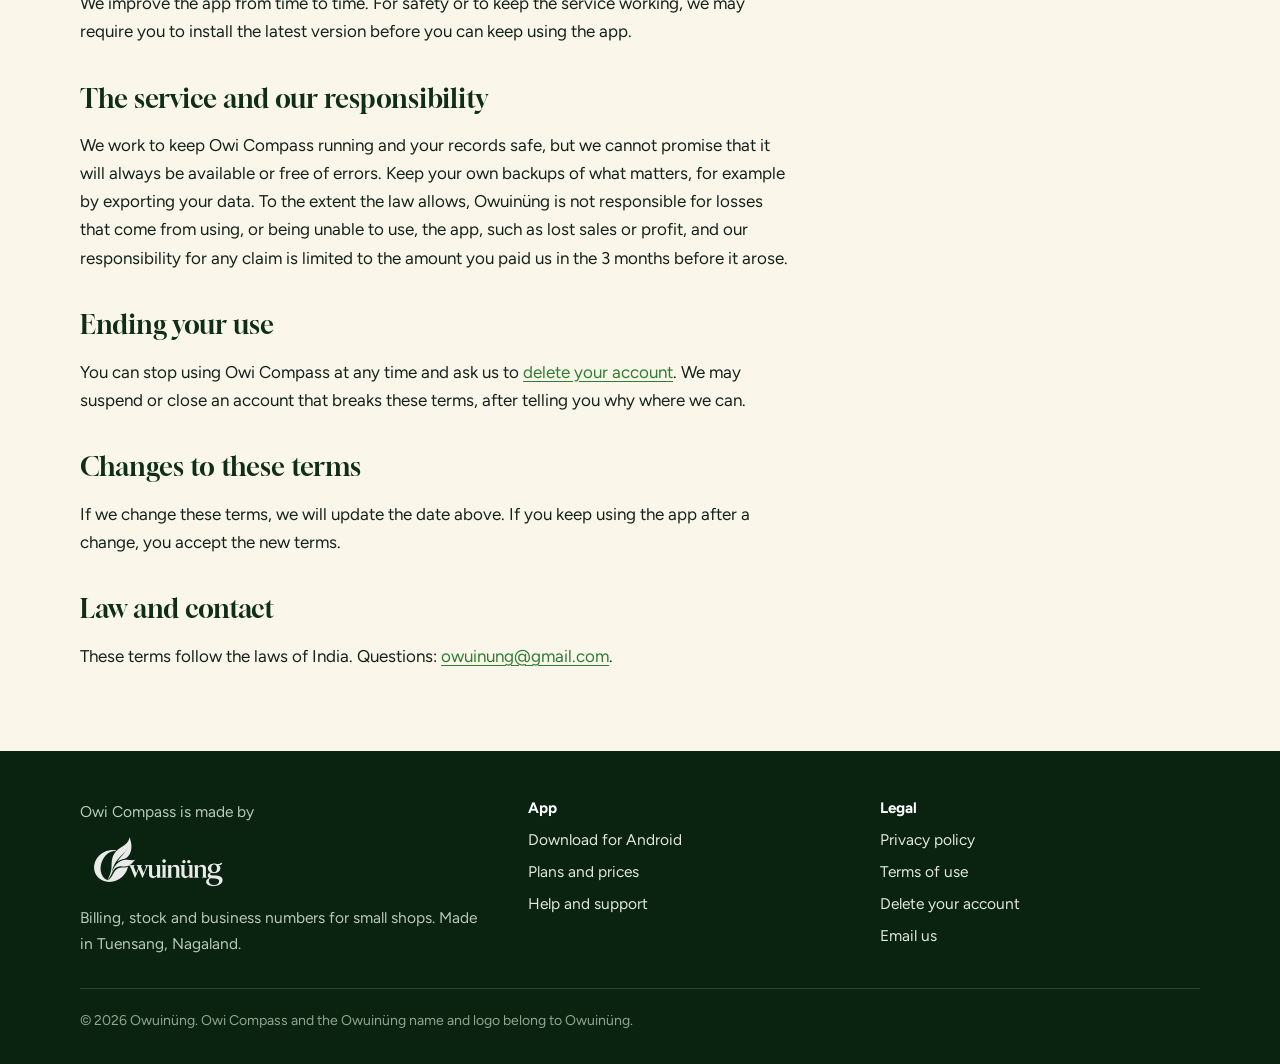
<file: terms.html>
<!doctype html>
<html lang="en">
<head>
<meta charset="utf-8">
<meta name="viewport" content="width=device-width,initial-scale=1">
<title>Terms of use | Owi Compass</title>
<meta name="description" content="The terms for using the Owi Compass app and website.">
<meta name="theme-color" content="#0e2e17">
<link rel="canonical" href="https://owuinung-spec.github.io/terms.html">
<link rel="icon" type="image/png" sizes="32x32" href="assets/img/favicon-32.png">
<link rel="apple-touch-icon" href="assets/img/apple-touch-icon.png">
<meta property="og:type" content="website">
<meta property="og:site_name" content="Owi Compass">
<meta property="og:title" content="Terms of use | Owi Compass">
<meta property="og:description" content="The terms for using the Owi Compass app and website.">
<meta property="og:url" content="https://owuinung-spec.github.io/terms.html">
<meta property="og:image" content="https://owuinung-spec.github.io/assets/img/og-image.png">
<meta name="twitter:card" content="summary_large_image">
<link rel="preload" href="assets/fonts/gloock-latin-400-normal.woff2" as="font" type="font/woff2" crossorigin>
<link rel="stylesheet" href="assets/css/site.css">
</head>
<body>
<a class="skip" href="#main">Skip to content</a>
<header class="site-head">
  <div class="wrap head-row">
    <a class="brand" href="index.html" aria-label="Owi Compass home"><img src="assets/img/owi-mark.webp" alt="" width="40" height="36"><span>Owi Compass</span></a>
    <nav class="nav" aria-label="Main">
      <a href="index.html#inside">What's inside</a>
      <a href="index.html#plans">Plans</a>
      <a href="support.html">Support</a>
      <a class="btn small" href="download.html">Download</a>
    </nav>
  </div>
</header>
<main id="main">

<div class="wrap page-head">
  <h1>Terms of use</h1>
  <p>The rules for using Owi Compass, in plain language.</p>
</div>
<div class="wrap prose" style="padding-top:0">
<span class="updated">Last updated 23 October 2026</span>

<h2>Using Owi Compass</h2>
<p>These terms are between you and Owuinüng, the maker of Owi Compass. By creating an account or using the app, you agree to them. If you are using the app for a business, you confirm that you can act for that business.</p>

<h2>Your account</h2>
<ul>
<li>Give accurate details and keep your password private.</li>
<li>You are responsible for what happens under your account, including what the staff you add do.</li>
<li>Tell us at once if you think someone else has got into your account.</li>
</ul>

<h2>Your data stays yours</h2>
<p>The shop records you enter belong to you. You give us permission to store and process them only to run Owi Compass for you, as described in the <a href="privacy.html">privacy policy</a>.</p>

<h2>Plans and payment</h2>
<ul>
<li>The Free plan has no time limit but has the limits shown on the <a href="index.html#plans">plans table</a>.</li>
<li>The Paid plan and extra businesses are paid for by UPI, for the period you pay for. We confirm your payment by hand and then switch the plan on.</li>
<li>Plans do not renew by themselves. When a paid period ends, your account returns to the Free plan limits. Your records are kept.</li>
<li>Prices can change. The price shown in the app when you pay is the one that applies to that payment.</li>
<li>If you think you were charged by mistake, write to us and we will look into it.</li>
</ul>

<h2>What you must not do</h2>
<ul>
<li>Use the app for anything unlawful, or to record sales you are not entitled to make.</li>
<li>Try to get into other people's accounts or data, or to break or overload the service.</li>
<li>Copy, resell or pass off the app, its name or its logo as your own.</li>
</ul>

<h2>Reports and forecasts are estimates</h2>
<p>Owi Compass calculates sales, profit and forecasts from the records you enter. They are only as good as those records, and forecasts are estimates, not promises. The app is not accounting, tax or legal advice. Please check important figures yourself or with your accountant.</p>

<h2>Updates</h2>
<p>We improve the app from time to time. For safety or to keep the service working, we may require you to install the latest version before you can keep using the app.</p>

<h2>The service and our responsibility</h2>
<p>We work to keep Owi Compass running and your records safe, but we cannot promise that it will always be available or free of errors. Keep your own backups of what matters, for example by exporting your data. To the extent the law allows, Owuinüng is not responsible for losses that come from using, or being unable to use, the app, such as lost sales or profit, and our responsibility for any claim is limited to the amount you paid us in the 3 months before it arose.</p>

<h2>Ending your use</h2>
<p>You can stop using Owi Compass at any time and ask us to <a href="delete-account.html">delete your account</a>. We may suspend or close an account that breaks these terms, after telling you why where we can.</p>

<h2>Changes to these terms</h2>
<p>If we change these terms, we will update the date above. If you keep using the app after a change, you accept the new terms.</p>

<h2>Law and contact</h2>
<p>These terms follow the laws of India. Questions: <span data-email data-subject="Terms question"></span><noscript>owuinung at gmail dot com</noscript>.</p>
</div>
</main>
<footer class="site-foot">
  <div class="wrap">
    <div class="foot-grid">
      <div>
        <div class="by"><span>Owi Compass is made by</span></div>
        <img src="assets/img/owuinung-logo.webp" alt="Owuinüng" width="150" height="52" style="filter:brightness(0) invert(1) opacity(.92);width:150px;margin-bottom:1rem">
        <p style="margin:0;max-width:26em">Billing, stock and business numbers for small shops. Made in Tuensang, Nagaland.</p>
      </div>
      <div>
        <h4>App</h4>
        <ul>
          <li><a href="download.html">Download for Android</a></li>
          <li><a href="index.html#plans">Plans and prices</a></li>
          <li><a href="support.html">Help and support</a></li>
        </ul>
      </div>
      <div>
        <h4>Legal</h4>
        <ul>
          <li><a href="privacy.html">Privacy policy</a></li>
          <li><a href="terms.html">Terms of use</a></li>
          <li><a href="delete-account.html">Delete your account</a></li>
          <li><span data-email data-label="Email us"></span><noscript>owuinung at gmail dot com</noscript></li>
        </ul>
      </div>
    </div>
    <div class="legal">&copy; <span data-year>2026</span> Owuinüng. Owi Compass and the Owuinüng name and logo belong to Owuinüng.</div>
  </div>
</footer>
<script src="assets/js/site.js"></script>
</body>
</html>
</file>
<file: assets/css/site.css>
@font-face{font-family:"Gloock";src:url("../fonts/gloock-latin-400-normal.woff2") format("woff2");font-weight:400;font-display:swap}
@font-face{font-family:"Figtree";src:url("../fonts/figtree-latin-wght-normal.woff2") format("woff2");font-weight:300 900;font-display:swap}

:root{
  --forest:#0e2e17;
  --forest-2:#16401f;
  --leaf:#2e7d32;
  --fern:#6aa536;
  --gold:#d8a23a;
  --gold-deep:#a8751a;
  --paper:#faf6ea;
  --sheet:#fffefb;
  --ink:#14231a;
  --mute:#566559;
  --line:#e3dac3;
  --radius:14px;
  --display:"Gloock","Iowan Old Style","Palatino Linotype",Georgia,serif;
  --text:"Figtree",system-ui,-apple-system,"Segoe UI",Roboto,sans-serif;
}
*{box-sizing:border-box}
html{scroll-behavior:smooth;-webkit-text-size-adjust:100%}
body{margin:0;background:var(--paper);color:var(--ink);font:400 1.0625rem/1.65 var(--text);-webkit-font-smoothing:antialiased}
img{max-width:100%;height:auto;display:block}
a{color:var(--leaf);text-underline-offset:3px}
a:hover{color:var(--forest)}
:focus-visible{outline:3px solid var(--gold);outline-offset:3px;border-radius:4px}
.skip{position:absolute;left:-999px;top:8px;background:var(--forest);color:#fff;padding:.6rem 1rem;border-radius:8px;z-index:50}
.skip:focus{left:8px}
.wrap{width:min(1120px,100% - 2.5rem);margin-inline:auto}

/* ---------- header ---------- */
.site-head{position:sticky;top:0;z-index:20;background:rgba(250,246,234,.94);backdrop-filter:saturate(1.4) blur(8px);border-bottom:1px solid var(--line)}
.head-row{display:flex;align-items:center;justify-content:space-between;gap:1rem;min-height:64px}
.brand{display:flex;align-items:center;gap:.65rem;text-decoration:none;color:var(--forest)}
.brand img{width:40px;height:auto}
.brand span{font:400 1.45rem/1 var(--display);letter-spacing:.005em}
.nav{display:flex;align-items:center;gap:1.6rem}
.nav a{color:var(--ink);text-decoration:none;font-weight:500;font-size:.98rem}
.nav a:hover{color:var(--leaf)}
.nav a[aria-current="page"]{border-bottom:2px solid var(--gold);padding-bottom:2px}
.nav a.btn{margin-left:.4rem;color:#fff;font-weight:700}
.nav a.btn:hover{color:#fff}
@media (max-width:760px){.nav a:not(.btn){display:none}}

/* ---------- buttons ---------- */
.btn{display:inline-flex;align-items:center;justify-content:center;gap:.5rem;background:var(--forest);color:#fff;text-decoration:none;font-weight:700;font-size:1rem;padding:.8rem 1.35rem;border-radius:999px;border:2px solid var(--forest);transition:background .15s,color .15s,border-color .15s;cursor:pointer}
.btn:hover{background:var(--leaf);border-color:var(--leaf);color:#fff}
.btn.gold{background:var(--gold);border-color:var(--gold);color:var(--forest)}
.btn.gold:hover{background:#e6b24d;border-color:#e6b24d;color:var(--forest)}
.btn.ghost{background:transparent;color:var(--forest)}
.btn.ghost:hover{background:var(--forest);color:#fff}
.btn.small{padding:.55rem 1.05rem;font-size:.92rem}
.btn.big{padding:1rem 1.8rem;font-size:1.1rem}

/* ---------- hero ---------- */
.hero{padding:clamp(2.5rem,6vw,5rem) 0 clamp(3.5rem,7vw,6rem);overflow:hidden}
.hero-grid{display:grid;grid-template-columns:minmax(0,1fr) minmax(0,.9fr);gap:clamp(2rem,5vw,4.5rem);align-items:center}
.hero h1{font:400 clamp(2.7rem,6.6vw,5rem)/1.02 var(--display);color:var(--forest);margin:0 0 1.2rem;letter-spacing:-.01em}
.lede{font-size:clamp(1.1rem,1.6vw,1.28rem);color:var(--ink);max-width:34em;margin:0 0 1.8rem}
.cta-row{display:flex;flex-wrap:wrap;gap:.8rem;align-items:center}
.fine{font-size:.92rem;color:var(--mute);margin:1rem 0 0}
@media (max-width:860px){.hero-grid{grid-template-columns:1fr}.hero-art{max-width:420px}}

/* receipt: the one memorable object */
.hero-art{position:relative;padding:.5rem 1.4rem 5.5rem .5rem}
.hero-art .mark{position:absolute;right:-.2rem;bottom:0;width:46%;z-index:0;transform:rotate(4deg)}
.receipt-wrap{position:relative;z-index:1;filter:drop-shadow(0 18px 26px rgba(14,46,23,.18));transform:rotate(-2.2deg)}
.receipt{background:var(--sheet);padding:1.7rem 1.7rem 2.4rem;-webkit-mask:conic-gradient(from -45deg at bottom,#0000,#000 1deg 89deg,#0000 90deg) 50%/14px 100%;mask:conic-gradient(from -45deg at bottom,#0000,#000 1deg 89deg,#0000 90deg) 50%/14px 100%}
.receipt h2,.receipt h3{font:400 1.35rem/1.2 var(--display);margin:0;color:var(--forest)}
.receipt .sub{font-size:.85rem;color:var(--mute);margin:.15rem 0 1rem}
.r-line{display:flex;align-items:baseline;gap:.5rem;font-variant-numeric:tabular-nums;padding:.2rem 0;font-size:1.02rem}
.r-line .dots{flex:1;border-bottom:2px dotted #cfc6ad;transform:translateY(-4px);min-width:1rem}
.r-line b{font-weight:700}
.r-line small{color:var(--mute);font-size:.85rem}
.r-rule{border-top:2px dashed #cfc6ad;margin:.8rem 0}
.r-total{font:400 1.7rem/1.1 var(--display);display:flex;justify-content:space-between;color:var(--forest)}
.r-note{display:flex;gap:.5rem;align-items:flex-start;margin-top:.9rem;padding:.65rem .8rem;border-radius:10px;background:#f3efdd;font-size:.86rem;color:#3d4a40;line-height:1.45}
.r-note i{flex:none;width:.7rem;height:.7rem;border-radius:50%;background:var(--gold);margin-top:.35rem}
@media (prefers-reduced-motion:no-preference){
  .receipt-wrap{animation:print .9s cubic-bezier(.2,.7,.2,1) both}
  @keyframes print{from{clip-path:inset(0 0 100% 0);transform:translateY(-14px) rotate(-2.2deg)}to{clip-path:inset(0 0 -20px 0);transform:rotate(-2.2deg)}}
}

/* ---------- sections ---------- */
section{padding:clamp(3rem,7vw,5.5rem) 0}
h2.title{font:400 clamp(2rem,4.4vw,3.1rem)/1.08 var(--display);color:var(--forest);margin:0 0 1rem;max-width:18em}
.intro{max-width:36em;color:var(--mute);font-size:1.1rem;margin:0 0 2.5rem}

.dark{background:var(--forest);color:#eef3e8}
.dark h2.title{color:#fff}
.dark .intro{color:#b9c9b8}
.ledger{display:grid;grid-template-columns:1fr 1fr;column-gap:clamp(2rem,6vw,5rem);margin:0;padding:0;list-style:none}
.ledger li{padding:1.5rem 0;border-top:1px solid rgba(255,255,255,.16)}
.ledger h3{font:700 1.15rem/1.3 var(--text);margin:0 0 .35rem;display:flex;gap:.7rem;align-items:center;justify-content:space-between;color:#fff}
.ledger p{margin:0;color:#c5d3c3;max-width:30em}
.tag{flex:none;font:600 .78rem/1 var(--text);padding:.32rem .6rem;border-radius:999px;border:1px solid rgba(255,255,255,.35);color:#e9efe3;letter-spacing:.02em}
.tag.paid{background:var(--gold);border-color:var(--gold);color:var(--forest)}
@media (max-width:760px){.ledger{grid-template-columns:1fr}}

.split{display:grid;grid-template-columns:minmax(0,.9fr) minmax(0,1.1fr);gap:clamp(2rem,6vw,5rem);align-items:start}
@media (max-width:860px){.split{grid-template-columns:1fr}}
.points{margin:0;padding:0;list-style:none;display:grid;gap:1.35rem}
.points li{padding-left:1.4rem;position:relative}
.points li::before{content:"";position:absolute;left:0;top:.62rem;width:.55rem;height:.55rem;background:var(--gold);transform:rotate(45deg)}
.points b{display:block;color:var(--forest)}

table.plans{width:100%;border-collapse:collapse;background:var(--sheet);border:1px solid var(--line);border-radius:var(--radius);overflow:hidden}
.plans th,.plans td{padding:.85rem 1rem;text-align:left;border-bottom:1px solid var(--line);font-size:1rem}
.plans thead th{font:400 1.25rem/1.2 var(--display);color:var(--forest);vertical-align:bottom;background:#f4efdc}
.plans thead th small{display:block;font:500 .85rem/1.4 var(--text);color:var(--mute);margin-top:.2rem}
.plans tbody th{font-weight:500;color:var(--ink)}
.plans td.yes{color:var(--leaf);font-weight:700}
.plans td.no{color:#9aa39b}
.plans tr:last-child th,.plans tr:last-child td{border-bottom:0}
.plans th:not(:first-child),.plans td{text-align:center;width:24%}
.price-note{color:var(--mute);font-size:.95rem;margin-top:1rem;max-width:44em}

.band{background:linear-gradient(135deg,var(--forest-2),var(--forest));color:#fff}
.band .row{display:flex;gap:2rem;align-items:center;justify-content:space-between;flex-wrap:wrap}
.band h2{font:400 clamp(1.9rem,4vw,2.8rem)/1.1 var(--display);margin:0 0 .5rem;max-width:16em}
.band p{margin:0;color:#c5d3c3;max-width:32em}

/* ---------- footer ---------- */
.site-foot{background:#0a2210;color:#b9c9b8;padding:3rem 0 2rem;font-size:.97rem}
.foot-grid{display:grid;grid-template-columns:1.3fr 1fr 1fr;gap:2rem}
.site-foot a{color:#dfe9d8;text-decoration:none}
.site-foot a:hover{color:var(--gold);text-decoration:underline}
.site-foot h4{margin:0 0 .6rem;font:700 .95rem/1.2 var(--text);color:#fff}
.site-foot ul{list-style:none;margin:0;padding:0;display:grid;gap:.4rem}
.by{margin-bottom:.8rem}
.legal{border-top:1px solid rgba(255,255,255,.14);margin-top:2rem;padding-top:1.2rem;font-size:.88rem;color:#8fa68f}
@media (max-width:760px){.foot-grid{grid-template-columns:1fr}}

/* ---------- inner pages ---------- */
.page-head{padding:clamp(2.4rem,5vw,4rem) 0 1.5rem}
.page-head h1{font:400 clamp(2.2rem,5vw,3.6rem)/1.05 var(--display);color:var(--forest);margin:0 0 .7rem}
.page-head p{color:var(--mute);font-size:1.12rem;max-width:36em;margin:0}
.prose{padding-bottom:4rem}
.prose h2{font:400 1.6rem/1.2 var(--display);color:var(--forest);margin:2.4rem 0 .6rem}
.prose h3{font:700 1.05rem/1.4 var(--text);margin:1.6rem 0 .3rem;color:var(--ink)}
.prose p,.prose li{max-width:42em}
.prose ul,.prose ol{padding-left:1.25rem}
.prose li{margin:.3rem 0}
.prose table{border-collapse:collapse;width:100%;margin:1rem 0;font-size:.98rem;background:var(--sheet)}
.prose th,.prose td{border:1px solid var(--line);padding:.65rem .8rem;text-align:left;vertical-align:top}
.prose th{background:#f4efdc;font-weight:700}
.updated{display:inline-block;background:#f0ead4;border-radius:999px;padding:.3rem .8rem;font-size:.88rem;color:var(--mute);margin-bottom:1rem}
.callout{background:var(--sheet);border:1px solid var(--line);border-left:5px solid var(--gold);border-radius:10px;padding:1rem 1.2rem;margin:1.4rem 0;max-width:42em}
.callout p{margin:.2rem 0}

/* ---------- download ---------- */
.dl-grid{display:grid;grid-template-columns:minmax(0,.9fr) minmax(0,1.1fr);gap:clamp(2rem,5vw,4rem);align-items:start}
@media (max-width:860px){.dl-grid{grid-template-columns:1fr}}
.dl-card{position:relative;filter:drop-shadow(0 16px 24px rgba(14,46,23,.16))}
.dl-card .receipt{padding:1.6rem 1.6rem 2.3rem}
.dl-card .btn{width:100%;margin-top:1.1rem}
.steps{counter-reset:step;list-style:none;padding:0;margin:0;display:grid;gap:1.1rem}
.steps li{counter-increment:step;position:relative;padding-left:3rem}
.steps li::before{content:counter(step);position:absolute;left:0;top:-.1rem;width:2.1rem;height:2.1rem;border-radius:50%;background:var(--forest);color:#fff;font:400 1.1rem/2.1rem var(--display);text-align:center}
.steps b{display:block;color:var(--forest)}
.notes{white-space:pre-line;background:var(--sheet);border:1px solid var(--line);border-radius:10px;padding:1rem 1.2rem;font-size:.97rem;max-width:42em}
.status{color:var(--mute);font-size:.95rem}

.faq details{border-top:1px solid var(--line);padding:1rem 0}
.faq details:last-child{border-bottom:1px solid var(--line)}
.faq summary{cursor:pointer;font-weight:700;color:var(--forest);list-style:none;display:flex;justify-content:space-between;gap:1rem}
.faq summary::-webkit-details-marker{display:none}
.faq summary::after{content:"+";font:400 1.4rem/1 var(--display);color:var(--gold-deep);transition:transform .2s}
.faq details[open] summary::after{transform:rotate(45deg)}
.faq details p{margin:.6rem 0 0;max-width:40em}
@media (prefers-reduced-motion:reduce){*{scroll-behavior:auto!important;animation:none!important;transition:none!important}}


/* ---------- demo video ---------- */
.demo{padding:clamp(3rem,6vw,5rem) 0;background:var(--paper)}
.demo-lang{display:inline-flex;border:2px solid var(--forest);border-radius:999px;overflow:hidden;margin:.25rem 0 1.25rem}
.demo-lang button{font:700 .98rem/1 var(--text);padding:.7rem 1.4rem;background:transparent;color:var(--forest);border:0;cursor:pointer}
.demo-lang button[aria-pressed="true"]{background:var(--forest);color:#fff}
.demo-lang button:hover:not([aria-pressed="true"]){background:#eee6cf}
.demo-frame{max-width:960px;border-radius:var(--radius);overflow:hidden;background:#0e2e17;box-shadow:0 24px 60px -28px rgba(14,46,23,.55);aspect-ratio:16/9}
.demo-frame video{display:block;width:100%;height:100%;background:#0e2e17}
.demo-note{max-width:960px}
</file>
